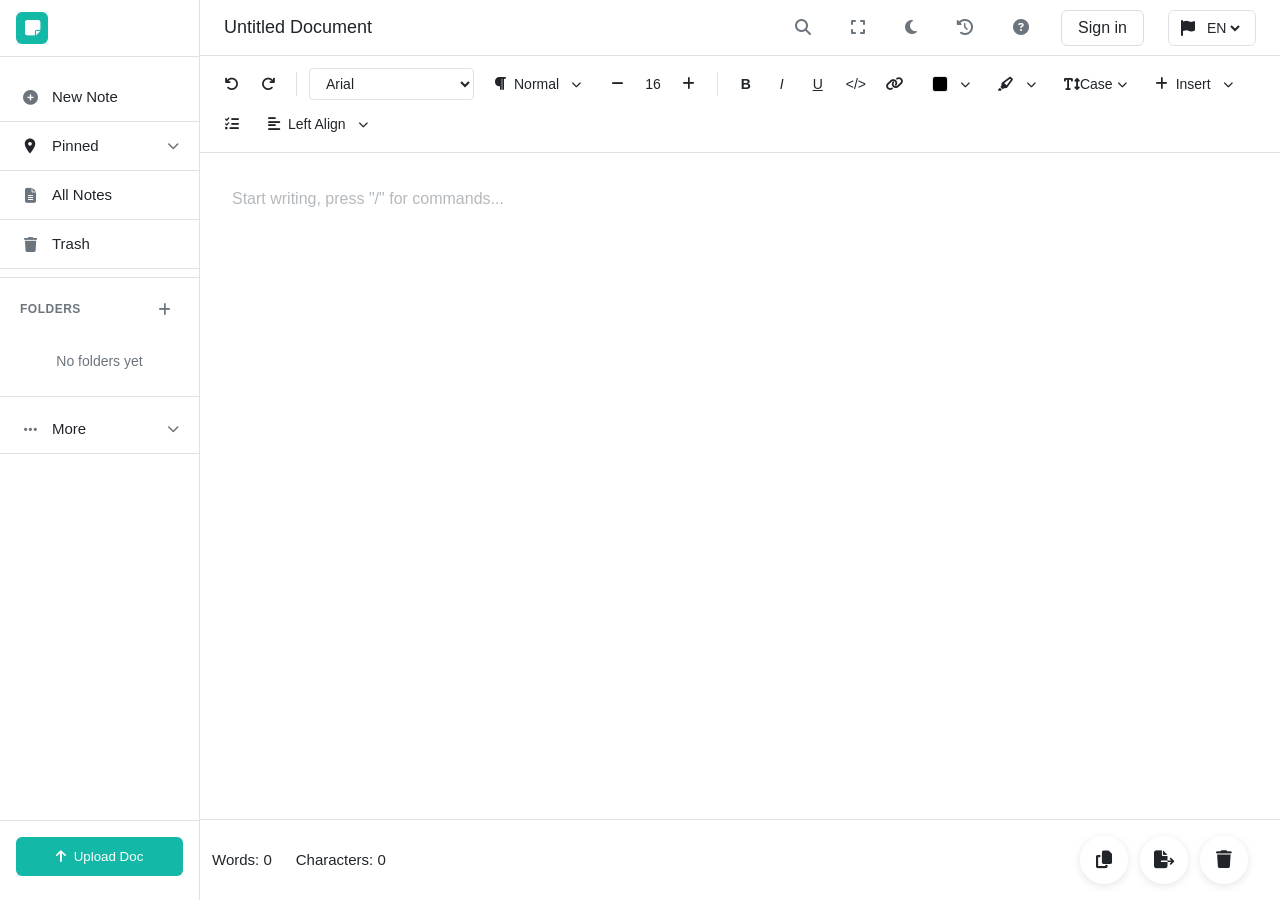
<file: index.html>
<!DOCTYPE html>
<html lang="en">
<head>
    <meta charset="UTF-8">
    <meta name="viewport" content="width=device-width, initial-scale=1.0">
    <title>Online Notepad | Online Text Editor | aNotepad</title>
    <meta name="description" content="aNotepad is a free online notepad tool for quick note taking. Write text online, save notes instantly, and access anytime from your browser.">
    <meta name="robots" content="index, follow">
    <link rel="canonical" href="https://anotepad.app/">
    
    <!-- PWA Meta Tags -->
    <meta name="theme-color" content="#6366f1">
    <meta name="apple-mobile-web-app-capable" content="yes">
    <meta name="apple-mobile-web-app-status-bar-style" content="default">
    <meta name="apple-mobile-web-app-title" content="aNotepad">
    <meta name="mobile-web-app-capable" content="yes">
    
    <!-- PWA Manifest -->
    <link rel="manifest" href="manifest.json">
    
    <!-- Apple Touch Icons -->
    <link rel="apple-touch-icon" href="icon-192x192.png">
    <link rel="icon" type="image/png" sizes="192x192" href="icon-192x192.png">
    <link rel="icon" type="image/png" sizes="512x512" href="icon-512x512.png">
    
    <!-- Load CSS -->
    <link rel="stylesheet" href="style.css">
    <link rel="stylesheet" href="https://cdnjs.cloudflare.com/ajax/libs/font-awesome/6.4.0/css/all.min.css">
    
    <!-- Google tag (gtag.js) - Load asynchronously -->
    <script async src="https://www.googletagmanager.com/gtag/js?id=G-12PNSQS749"></script>
    <script defer src="google-analytics.js"></script>
</head>
<body>
    <div class="app-container">
        <!-- Sidebar Overlay for Mobile -->
        <div class="sidebar-overlay" id="sidebarOverlay"></div>
        
        <!-- Left Sidebar -->
        <aside class="sidebar" id="sidebar">
            <div class="sidebar-logo">
                <h1 class="sr-only">aNotepad - Online Notepad and Text Editor</h1>
                <div class="logo-icon">
                    <i class="fas fa-sticky-note"></i>
                </div>
            </div>
            
            <nav class="sidebar-nav">
                <a href="#" class="nav-item" id="newNoteBtn">
                    <div class="nav-icon"><i class="fas fa-plus-circle"></i></div>
                    <span>New Note</span>
                </a>
                <div class="nav-item-dropdown" id="pinnedNotesDropdown">
                    <a href="#" class="nav-item" id="pinnedNotesBtn" data-filter="pinned">
                        <div class="nav-icon">
                            <svg class="pin-icon" width="18" height="18" viewBox="0 0 24 24" fill="none" xmlns="http://www.w3.org/2000/svg">
                                <path d="M12 2C8.13 2 5 5.13 5 9c0 5.25 7 13 7 13s7-7.75 7-13c0-3.87-3.13-7-7-7zm0 9.5c-1.38 0-2.5-1.12-2.5-2.5s1.12-2.5 2.5-2.5 2.5 1.12 2.5 2.5-1.12 2.5-2.5 2.5z" fill="currentColor"/>
                            </svg>
                        </div>
                        <span>Pinned</span>
                        <i class="fas fa-chevron-down dropdown-arrow"></i>
                    </a>
                    <div class="dropdown-menu" id="pinnedNotesMenu">
                        <div class="pinned-notes-list" id="pinnedNotesList">
                            <!-- Pinned notes will be loaded here -->
                        </div>
                    </div>
                </div>
                <a href="#" class="nav-item" id="allNotesBtn">
                    <div class="nav-icon"><i class="fas fa-file-alt"></i></div>
                    <span>All Notes</span>
                </a>
                <a href="#" class="nav-item" id="trashBtn" data-filter="trash">
                    <div class="nav-icon"><i class="fas fa-trash"></i></div>
                    <span>Trash</span>
                </a>
                <div class="nav-divider"></div>
                <div class="nav-section-header">
                    <span>Folders</span>
                    <button class="add-folder-btn" id="addFolderBtn" title="Add Folder">
                        <i class="fas fa-plus"></i>
                    </button>
                </div>
                <div id="foldersList" class="folders-list">
                    <!-- Folders will be loaded here -->
                </div>
                <div class="nav-divider"></div>
                <div class="nav-item-dropdown" id="moreDropdown">
                    <a href="#" class="nav-item" id="moreBtn">
                        <div class="nav-icon"><i class="fas fa-ellipsis-h"></i></div>
                        <span>More</span>
                        <i class="fas fa-chevron-down dropdown-arrow"></i>
                    </a>
                    <div class="dropdown-menu" id="moreMenu">
                        <a href="#" class="dropdown-item" id="aboutMenuItem">
                            <i class="fas fa-info-circle"></i>
                            <span>About</span>
                        </a>
                        <a href="#" class="dropdown-item" id="termsMenuItem">
                            <i class="fas fa-file-contract"></i>
                            <span>Terms of Use</span>
                        </a>
                        <a href="#" class="dropdown-item" id="privacyMenuItem">
                            <i class="fas fa-shield-alt"></i>
                            <span>Privacy Policy</span>
                        </a>
                        <a href="#" class="dropdown-item" id="contactMenuItem">
                            <i class="fas fa-envelope"></i>
                            <span>Contact US</span>
                        </a>
                    </div>
                </div>
            </nav>
            
            <div class="sidebar-footer">
                <button class="upload-btn" id="uploadDocBtn">
                    <i class="fas fa-arrow-up"></i>
                    Upload Doc
                </button>
            </div>
        </aside>

        <!-- Main Content Area -->
        <div class="main-area">
            <!-- Top Header -->
            <header class="top-header">
                <div class="header-left">
                    <button class="mobile-menu-toggle" id="mobileMenuToggle" aria-label="Toggle menu">
                        <i class="fas fa-bars"></i>
                    </button>
                    <input type="text" id="noteTitle" class="document-title" placeholder="Untitled Document" value="Untitled Document">
                </div>
                <div class="header-right">
                    <div class="note-meta" id="noteMeta" style="display: none;">
                        <button class="header-btn pin-btn" id="pinNoteBtn" title="Pin Note">
                            <svg class="pin-icon" width="16" height="16" viewBox="0 0 24 24" fill="none" xmlns="http://www.w3.org/2000/svg">
                                <path d="M12 2C8.13 2 5 5.13 5 9c0 5.25 7 13 7 13s7-7.75 7-13c0-3.87-3.13-7-7-7zm0 9.5c-1.38 0-2.5-1.12-2.5-2.5s1.12-2.5 2.5-2.5 2.5 1.12 2.5 2.5-1.12 2.5-2.5 2.5z" fill="currentColor"/>
                            </svg>
                        </button>
                    </div>
                    <button class="header-btn" id="findReplaceBtn" title="Find & Replace (Ctrl+F)">
                        <i class="fas fa-search"></i>
                    </button>
                    <button class="header-btn" id="fullscreenBtn" title="Full Screen">
                        <i class="fas fa-expand"></i>
                    </button>
                    <button class="header-btn" id="themeToggle" title="Toggle Theme">
                        <i class="fas fa-moon"></i>
                    </button>
                    <button class="header-btn" id="versionHistoryBtn" title="Version History">
                        <i class="fas fa-history"></i>
                    </button>
                    <button class="header-btn" id="helpBtn" title="Keyboard Shortcuts (Ctrl+?)">
                        <i class="fas fa-question-circle"></i>
                    </button>
                    <div class="user-menu-container" id="userMenuContainer" style="display: none;">
                        <button class="header-btn user-menu-btn" id="userMenuBtn" title="User Menu">
                            <i class="fas fa-user-circle"></i>
                            <span class="user-name" id="userName"></span>
                            <i class="fas fa-chevron-down"></i>
                        </button>
                        <div class="user-dropdown-menu" id="userDropdownMenu">
                            <div class="user-info">
                                <div class="user-email" id="userEmailDisplay"></div>
                            </div>
                            <div class="user-dropdown-divider"></div>
                            <button class="user-dropdown-item" id="signOutBtn">
                                <i class="fas fa-sign-out-alt"></i>
                                <span>Sign Out</span>
                            </button>
                        </div>
                    </div>
                    <button class="header-btn" id="signInBtn" title="Sign In">Sign in</button>
                    <div class="language-selector">
                        <i class="fas fa-flag"></i>
                        <select id="languageSelect">
                            <option value="en">EN</option>
                            <option value="es">ES</option>
                            <option value="fr">FR</option>
                            <option value="de">DE</option>
                        </select>
                    </div>
                </div>
            </header>

            <!-- Editor Container -->
            <div class="editor-container">
                <!-- Toolbar -->
                <div class="editor-toolbar">
                    <div class="toolbar-section">
                        <button class="toolbar-btn" data-command="undo" title="Undo">
                            <i class="fas fa-undo"></i>
                        </button>
                        <button class="toolbar-btn" data-command="redo" title="Redo">
                            <i class="fas fa-redo"></i>
                        </button>
                    </div>
                    
                    <div class="toolbar-divider"></div>
                    
                    <div class="toolbar-section">
                        <select class="toolbar-select" id="fontFamily">
                            <option value="Arial">Arial</option>
                            <option value="Times New Roman">Times New Roman</option>
                            <option value="Courier New">Courier New</option>
                            <option value="Georgia">Georgia</option>
                            <option value="Verdana">Verdana</option>
                        </select>
                    </div>
                    
                    <div class="toolbar-section">
                        <button class="toolbar-btn style-btn" id="paragraphStyleBtn" title="Paragraph Style">
                            <i class="fas fa-paragraph"></i>
                            <span>Normal</span>
                            <i class="fas fa-chevron-down"></i>
                        </button>
                    </div>
                    
                    <div class="toolbar-section">
                        <button class="toolbar-btn" data-command="fontSize" data-value="-1" title="Decrease Font Size">
                            <i class="fas fa-minus"></i>
                        </button>
                        <span class="font-size-display">16</span>
                        <button class="toolbar-btn" data-command="fontSize" data-value="1" title="Increase Font Size">
                            <i class="fas fa-plus"></i>
                        </button>
                    </div>
                    
                    <div class="toolbar-divider"></div>
                    
                    <div class="toolbar-section">
                        <button class="toolbar-btn" data-command="bold" title="Bold">
                            <strong>B</strong>
                        </button>
                        <button class="toolbar-btn" data-command="italic" title="Italic">
                            <em>I</em>
                        </button>
                        <button class="toolbar-btn" data-command="underline" title="Underline">
                            <u>U</u>
                        </button>
                        <button class="toolbar-btn" data-command="code" title="Code">
                            &lt;/&gt;
                        </button>
                        <button class="toolbar-btn" data-command="createLink" title="Link">
                            <i class="fas fa-link"></i>
                        </button>
                    </div>
                    
                    <div class="toolbar-section">
                        <button class="toolbar-btn color-btn" id="textColorBtn" title="Text Color">
                            <span class="color-indicator" style="background: #000;"></span>
                            <i class="fas fa-chevron-down"></i>
                        </button>
                        <button class="toolbar-btn color-btn" id="highlightColorBtn" title="Highlight Color">
                            <i class="fas fa-highlighter"></i>
                            <i class="fas fa-chevron-down"></i>
                        </button>
                    </div>
                    
                    <div class="toolbar-section">
                        <button class="toolbar-btn" id="caseBtn" title="Change Case">
                            <i class="fas fa-text-height"></i>
                            <span>Case</span>
                            <i class="fas fa-chevron-down"></i>
                        </button>
                    </div>
                    
                    <div class="toolbar-section">
                        <button class="toolbar-btn insert-btn" id="insertBtn" title="Insert">
                            <i class="fas fa-plus"></i>
                            Insert
                            <i class="fas fa-chevron-down"></i>
                        </button>
                    </div>
                    
                    <div class="toolbar-section">
                        <button class="toolbar-btn" id="checklistBtn" title="Insert Checklist" data-command="insertChecklist">
                            <i class="fas fa-tasks"></i>
                        </button>
                    </div>
                    
                    <div class="toolbar-section">
                        <button class="toolbar-btn align-btn" id="alignBtn" title="Text Align">
                            <i class="fas fa-align-left"></i>
                            <span>Left Align</span>
                            <i class="fas fa-chevron-down"></i>
                        </button>
                    </div>
                </div>

                <!-- Editor Wrapper -->
                <div class="editor-wrapper">
                    <div contenteditable="true" id="noteEditor" class="note-editor" spellcheck="true" data-placeholder="Start writing, press &quot;/&quot; for commands..."></div>
                </div>

                <!-- Editor Footer -->
                <div class="editor-footer">
                    <div class="word-count-display">
                        <span id="wordCount">Words: 0</span>
                        <span id="charCount">Characters: 0</span>
                    </div>
                    <div class="note-folder" id="noteFolderContainer" style="display: none;">
                        <label>Folder:</label>
                        <select id="noteFolderSelect" class="folder-select">
                            <option value="">No Folder</option>
                        </select>
                    </div>
                    <div class="editor-footer-actions">
                        <button class="footer-action-btn" id="folderToggleBtn" title="Select Folder">
                            <i class="fas fa-folder"></i>
                        </button>
                        <button class="footer-action-btn" id="duplicateBtn" title="Duplicate">
                            <i class="fas fa-copy"></i>
                        </button>
                        <div class="export-dropdown-container">
                            <button class="footer-action-btn" id="exportBtn" title="Export Note">
                                <i class="fas fa-file-export"></i>
                            </button>
                            <div class="export-dropdown-menu" id="exportDropdown">
                                <button class="export-option" data-format="pdf">
                                    <i class="fas fa-file-pdf"></i>
                                    <span>Export as PDF</span>
                                </button>
                                <button class="export-option" data-format="docx">
                                    <i class="fas fa-file-word"></i>
                                    <span>Export as DOCX</span>
                                </button>
                                <button class="export-option" data-format="txt">
                                    <i class="fas fa-file-alt"></i>
                                    <span>Export as TXT</span>
                                </button>
                            </div>
                        </div>
                        <button class="footer-action-btn" id="deleteBtn" title="Delete">
                            <i class="fas fa-trash"></i>
                        </button>
                    </div>
                </div>
            </div>
        </div>
    </div>

    <!-- Hidden file input for import -->
    <input type="file" id="importFileInput" accept=".txt,.html,.doc,.docx" style="display: none;">

    <!-- Sign In Popup Modal -->
    <div class="popup-modal" id="signInModal">
        <div class="popup-modal-overlay"></div>
        <div class="popup-modal-content">
            <div class="popup-modal-header">
                <h2 id="authModalTitle">Sign In</h2>
                <button class="popup-modal-close" id="closeSignInModal">
                    <i class="fas fa-times"></i>
                </button>
            </div>
            <div class="popup-modal-body">
                <div class="auth-content">
                    <div class="signin-logo">
                        <i class="fas fa-sticky-note"></i>
                    </div>
                    <div id="authError" class="auth-error" style="display: none; margin-bottom: 1rem; padding: 0.75rem; background: rgba(220, 53, 69, 0.1); border-radius: 6px; color: var(--danger);"></div>
                    <form id="authForm">
                        <div id="nameField" class="form-group" style="display: none; margin-bottom: 1rem;">
                            <label for="authName" style="display: block; margin-bottom: 0.5rem; font-weight: 500; color: var(--text-primary);">Name</label>
                            <input type="text" id="authName" name="name" placeholder="Enter your name" style="width: 100%; padding: 0.75rem; border: 1px solid var(--border-color); border-radius: 6px; background: var(--bg-primary); color: var(--text-primary); font-size: 1rem;">
                        </div>
                        <div class="form-group" style="margin-bottom: 1rem;">
                            <label for="authEmail" style="display: block; margin-bottom: 0.5rem; font-weight: 500; color: var(--text-primary);">Email</label>
                            <input type="email" id="authEmail" name="email" placeholder="Enter your email" required style="width: 100%; padding: 0.75rem; border: 1px solid var(--border-color); border-radius: 6px; background: var(--bg-primary); color: var(--text-primary); font-size: 1rem;">
                        </div>
                        <div class="form-group" style="margin-bottom: 1.5rem;">
                            <label for="authPassword" style="display: block; margin-bottom: 0.5rem; font-weight: 500; color: var(--text-primary);">Password</label>
                            <input type="password" id="authPassword" name="password" placeholder="Enter your password" required style="width: 100%; padding: 0.75rem; border: 1px solid var(--border-color); border-radius: 6px; background: var(--bg-primary); color: var(--text-primary); font-size: 1rem;">
                        </div>
                        <button type="submit" class="btn-auth-primary" id="authSubmitBtn" style="width: 100%; padding: 0.75rem; background: var(--primary-color); color: white; border: none; border-radius: 6px; font-size: 1rem; font-weight: 500; cursor: pointer; transition: background-color 0.2s;">
                            <span id="authSubmitText">Sign In</span>
                        </button>
                    </form>
                    <div class="auth-switch" style="margin-top: 1.5rem; text-align: center;">
                        <p style="color: var(--text-secondary); font-size: 0.9375rem;">
                            <span id="authSwitchText">Don't have an account? </span>
                            <a href="#" id="authSwitchLink" style="color: var(--primary-color); text-decoration: none; font-weight: 500;">Sign Up</a>
                        </p>
                    </div>
                </div>
            </div>
        </div>
    </div>

    <!-- Notes List Modal -->
    <div class="notes-modal" id="notesModal">
        <div class="modal-content">
            <div class="modal-header">
                <h2>All Notes</h2>
                <button class="modal-close" id="closeModal">
                    <i class="fas fa-times"></i>
                </button>
            </div>
            <div class="modal-body">
                <div class="search-box-modal">
                    <i class="fas fa-search"></i>
                    <input type="text" id="searchInput" placeholder="Search notes...">
                </div>
                <div class="notes-list" id="notesList">
                    <!-- Notes will be loaded here -->
                </div>
            </div>
        </div>
    </div>

    <!-- Find & Replace Modal -->
    <div class="notes-modal" id="findReplaceModal">
        <div class="modal-content">
            <div class="modal-header">
                <h2><i class="fas fa-search"></i> Find & Replace</h2>
                <button class="modal-close" id="closeFindReplaceModal">
                    <i class="fas fa-times"></i>
                </button>
            </div>
            <div class="modal-body">
                <div class="find-replace-form">
                    <div class="form-group">
                        <label>Find:</label>
                        <input type="text" id="findInput" placeholder="Search text...">
                    </div>
                    <div class="form-group">
                        <label>Replace with:</label>
                        <input type="text" id="replaceInput" placeholder="Replace text...">
                    </div>
                    <div class="form-options">
                        <label><input type="checkbox" id="matchCase"> Match case</label>
                        <label><input type="checkbox" id="wholeWords"> Whole words only</label>
                    </div>
                    <div class="form-actions">
                        <button class="btn-primary" id="findNextBtn">Find Next</button>
                        <button class="btn-primary" id="replaceBtn">Replace</button>
                        <button class="btn-primary" id="replaceAllBtn">Replace All</button>
                    </div>
                </div>
            </div>
        </div>
    </div>

    <!-- Folder Modal -->
    <div class="notes-modal" id="folderModal">
        <div class="modal-content">
            <div class="modal-header">
                <h2 id="folderModalTitle"><i class="fas fa-folder"></i> New Folder</h2>
                <button class="modal-close" id="closeFolderModal">
                    <i class="fas fa-times"></i>
                </button>
            </div>
            <div class="modal-body">
                <div class="form-group">
                    <label>Folder Name:</label>
                    <input type="text" id="folderNameInput" placeholder="Enter folder name...">
                </div>
                <div class="form-group">
                    <label>Color:</label>
                    <div class="color-picker" id="folderColorPicker">
                        <div class="color-option selected" data-color="#6366f1" style="background: #6366f1;"></div>
                        <div class="color-option" data-color="#8b5cf6" style="background: #8b5cf6;"></div>
                        <div class="color-option" data-color="#ec4899" style="background: #ec4899;"></div>
                        <div class="color-option" data-color="#f59e0b" style="background: #f59e0b;"></div>
                        <div class="color-option" data-color="#10b981" style="background: #10b981;"></div>
                        <div class="color-option" data-color="#3b82f6" style="background: #3b82f6;"></div>
                    </div>
                </div>
                <div class="form-actions">
                    <button class="btn-primary" id="saveFolderBtn">Save Folder</button>
                    <button class="btn-secondary" id="cancelFolderBtn">Cancel</button>
                </div>
            </div>
        </div>
    </div>

    <!-- Keyboard Shortcuts Modal -->
    <div class="notes-modal" id="shortcutsModal">
        <div class="modal-content shortcuts-modal-content">
            <div class="modal-header">
                <h2><i class="fas fa-keyboard"></i> Keyboard Shortcuts</h2>
                <button class="modal-close" id="closeShortcutsModal">
                    <i class="fas fa-times"></i>
                </button>
            </div>
            <div class="modal-body shortcuts-body">
                <div class="shortcuts-section">
                    <h3>General</h3>
                    <div class="shortcut-item">
                        <div class="shortcut-keys">
                            <kbd>Ctrl</kbd> + <kbd>S</kbd>
                            <span class="shortcut-mac"><kbd>Cmd</kbd> + <kbd>S</kbd></span>
                        </div>
                        <span class="shortcut-desc">Save Note</span>
                    </div>
                    <div class="shortcut-item">
                        <div class="shortcut-keys">
                            <kbd>Ctrl</kbd> + <kbd>N</kbd>
                            <span class="shortcut-mac"><kbd>Cmd</kbd> + <kbd>N</kbd></span>
                        </div>
                        <span class="shortcut-desc">New Note</span>
                    </div>
                    <div class="shortcut-item">
                        <div class="shortcut-keys">
                            <kbd>Ctrl</kbd> + <kbd>?</kbd>
                            <span class="shortcut-mac"><kbd>Cmd</kbd> + <kbd>?</kbd></span>
                        </div>
                        <span class="shortcut-desc">Show Shortcuts</span>
                    </div>
                    <div class="shortcut-item">
                        <div class="shortcut-keys">
                            <kbd>Ctrl</kbd> + <kbd>F</kbd>
                            <span class="shortcut-mac"><kbd>Cmd</kbd> + <kbd>F</kbd></span>
                        </div>
                        <span class="shortcut-desc">Search Notes</span>
                    </div>
                </div>

                <div class="shortcuts-section">
                    <h3>Text Formatting</h3>
                    <div class="shortcut-item">
                        <div class="shortcut-keys">
                            <kbd>Ctrl</kbd> + <kbd>B</kbd>
                            <span class="shortcut-mac"><kbd>Cmd</kbd> + <kbd>B</kbd></span>
                        </div>
                        <span class="shortcut-desc">Bold</span>
                    </div>
                    <div class="shortcut-item">
                        <div class="shortcut-keys">
                            <kbd>Ctrl</kbd> + <kbd>I</kbd>
                            <span class="shortcut-mac"><kbd>Cmd</kbd> + <kbd>I</kbd></span>
                        </div>
                        <span class="shortcut-desc">Italic</span>
                    </div>
                    <div class="shortcut-item">
                        <div class="shortcut-keys">
                            <kbd>Ctrl</kbd> + <kbd>U</kbd>
                            <span class="shortcut-mac"><kbd>Cmd</kbd> + <kbd>U</kbd></span>
                        </div>
                        <span class="shortcut-desc">Underline</span>
                    </div>
                    <div class="shortcut-item">
                        <div class="shortcut-keys">
                            <kbd>Ctrl</kbd> + <kbd>Shift</kbd> + <kbd>X</kbd>
                            <span class="shortcut-mac"><kbd>Cmd</kbd> + <kbd>Shift</kbd> + <kbd>X</kbd></span>
                        </div>
                        <span class="shortcut-desc">Strikethrough</span>
                    </div>
                </div>

                <div class="shortcuts-section">
                    <h3>Editing</h3>
                    <div class="shortcut-item">
                        <div class="shortcut-keys">
                            <kbd>Ctrl</kbd> + <kbd>Z</kbd>
                            <span class="shortcut-mac"><kbd>Cmd</kbd> + <kbd>Z</kbd></span>
                        </div>
                        <span class="shortcut-desc">Undo</span>
                    </div>
                    <div class="shortcut-item">
                        <div class="shortcut-keys">
                            <kbd>Ctrl</kbd> + <kbd>Y</kbd>
                            <span class="shortcut-mac"><kbd>Cmd</kbd> + <kbd>Shift</kbd> + <kbd>Z</kbd></span>
                        </div>
                        <span class="shortcut-desc">Redo</span>
                    </div>
                    <div class="shortcut-item">
                        <div class="shortcut-keys">
                            <kbd>Ctrl</kbd> + <kbd>A</kbd>
                            <span class="shortcut-mac"><kbd>Cmd</kbd> + <kbd>A</kbd></span>
                        </div>
                        <span class="shortcut-desc">Select All</span>
                    </div>
                    <div class="shortcut-item">
                        <div class="shortcut-keys">
                            <kbd>Ctrl</kbd> + <kbd>C</kbd>
                            <span class="shortcut-mac"><kbd>Cmd</kbd> + <kbd>C</kbd></span>
                        </div>
                        <span class="shortcut-desc">Copy</span>
                    </div>
                    <div class="shortcut-item">
                        <div class="shortcut-keys">
                            <kbd>Ctrl</kbd> + <kbd>V</kbd>
                            <span class="shortcut-mac"><kbd>Cmd</kbd> + <kbd>V</kbd></span>
                        </div>
                        <span class="shortcut-desc">Paste</span>
                    </div>
                    <div class="shortcut-item">
                        <div class="shortcut-keys">
                            <kbd>Ctrl</kbd> + <kbd>X</kbd>
                            <span class="shortcut-mac"><kbd>Cmd</kbd> + <kbd>X</kbd></span>
                        </div>
                        <span class="shortcut-desc">Cut</span>
                    </div>
                </div>

                <div class="shortcuts-section">
                    <h3>Text Alignment</h3>
                    <div class="shortcut-item">
                        <div class="shortcut-keys">
                            <kbd>Ctrl</kbd> + <kbd>Shift</kbd> + <kbd>L</kbd>
                            <span class="shortcut-mac"><kbd>Cmd</kbd> + <kbd>Shift</kbd> + <kbd>L</kbd></span>
                        </div>
                        <span class="shortcut-desc">Left Align</span>
                    </div>
                    <div class="shortcut-item">
                        <div class="shortcut-keys">
                            <kbd>Ctrl</kbd> + <kbd>Shift</kbd> + <kbd>E</kbd>
                            <span class="shortcut-mac"><kbd>Cmd</kbd> + <kbd>Shift</kbd> + <kbd>E</kbd></span>
                        </div>
                        <span class="shortcut-desc">Center Align</span>
                    </div>
                    <div class="shortcut-item">
                        <div class="shortcut-keys">
                            <kbd>Ctrl</kbd> + <kbd>Shift</kbd> + <kbd>R</kbd>
                            <span class="shortcut-mac"><kbd>Cmd</kbd> + <kbd>Shift</kbd> + <kbd>R</kbd></span>
                        </div>
                        <span class="shortcut-desc">Right Align</span>
                    </div>
                    <div class="shortcut-item">
                        <div class="shortcut-keys">
                            <kbd>Ctrl</kbd> + <kbd>Shift</kbd> + <kbd>J</kbd>
                            <span class="shortcut-mac"><kbd>Cmd</kbd> + <kbd>Shift</kbd> + <kbd>J</kbd></span>
                        </div>
                        <span class="shortcut-desc">Justify</span>
                    </div>
                </div>

                <div class="shortcuts-section">
                    <h3>Indentation</h3>
                    <div class="shortcut-item">
                        <div class="shortcut-keys">
                            <kbd>Ctrl</kbd> + <kbd>]</kbd>
                            <span class="shortcut-mac"><kbd>Cmd</kbd> + <kbd>]</kbd></span>
                        </div>
                        <span class="shortcut-desc">Indent</span>
                    </div>
                    <div class="shortcut-item">
                        <div class="shortcut-keys">
                            <kbd>Ctrl</kbd> + <kbd>[</kbd>
                            <span class="shortcut-mac"><kbd>Cmd</kbd> + <kbd>[</kbd></span>
                        </div>
                        <span class="shortcut-desc">Outdent</span>
                    </div>
                </div>

                <div class="shortcuts-section">
                    <h3>Lists</h3>
                    <div class="shortcut-item">
                        <div class="shortcut-keys">
                            <kbd>Ctrl</kbd> + <kbd>Shift</kbd> + <kbd>7</kbd>
                            <span class="shortcut-mac"><kbd>Cmd</kbd> + <kbd>Shift</kbd> + <kbd>7</kbd></span>
                        </div>
                        <span class="shortcut-desc">Numbered List</span>
                    </div>
                    <div class="shortcut-item">
                        <div class="shortcut-keys">
                            <kbd>Ctrl</kbd> + <kbd>Shift</kbd> + <kbd>8</kbd>
                            <span class="shortcut-mac"><kbd>Cmd</kbd> + <kbd>Shift</kbd> + <kbd>8</kbd></span>
                        </div>
                        <span class="shortcut-desc">Bullet List</span>
                    </div>
                </div>

                <div class="shortcuts-section">
                    <h3>Other</h3>
                    <div class="shortcut-item">
                        <div class="shortcut-keys">
                            <kbd>Ctrl</kbd> + <kbd>D</kbd>
                            <span class="shortcut-mac"><kbd>Cmd</kbd> + <kbd>D</kbd></span>
                        </div>
                        <span class="shortcut-desc">Duplicate Note</span>
                    </div>
                    <div class="shortcut-item">
                        <div class="shortcut-keys">
                            <kbd>Delete</kbd>
                        </div>
                        <span class="shortcut-desc">Delete Note</span>
                    </div>
                    <div class="shortcut-item">
                        <div class="shortcut-keys">
                            <kbd>Esc</kbd>
                        </div>
                        <span class="shortcut-desc">Close Modal</span>
                    </div>
                </div>
            </div>
        </div>
    </div>

    <!-- Version History Modal -->
    <div class="notes-modal" id="versionHistoryModal">
        <div class="modal-content">
            <div class="modal-header">
                <h2><i class="fas fa-history"></i> Version History</h2>
                <button class="modal-close" id="closeVersionHistoryModal">
                    <i class="fas fa-times"></i>
                </button>
            </div>
            <div class="modal-body">
                <div id="versionHistoryLoading" style="text-align: center; padding: 2rem; color: var(--text-secondary);">
                    <i class="fas fa-spinner fa-spin"></i> Loading versions...
                </div>
                <div id="versionHistoryEmpty" style="text-align: center; padding: 2rem; color: var(--text-secondary); display: none;">
                    <i class="fas fa-history" style="font-size: 3rem; margin-bottom: 1rem; opacity: 0.3;"></i>
                    <p>No version history available for this note.</p>
                </div>
                <div id="versionHistoryTimeline" style="display: none;">
                    <div class="version-timeline" id="versionTimelineContainer">
                        <!-- Versions will be loaded here -->
                    </div>
                </div>
            </div>
        </div>
    </div>

    <!-- Load main script asynchronously -->
    <script defer src="script.js"></script>
</body>
</html>
</file>
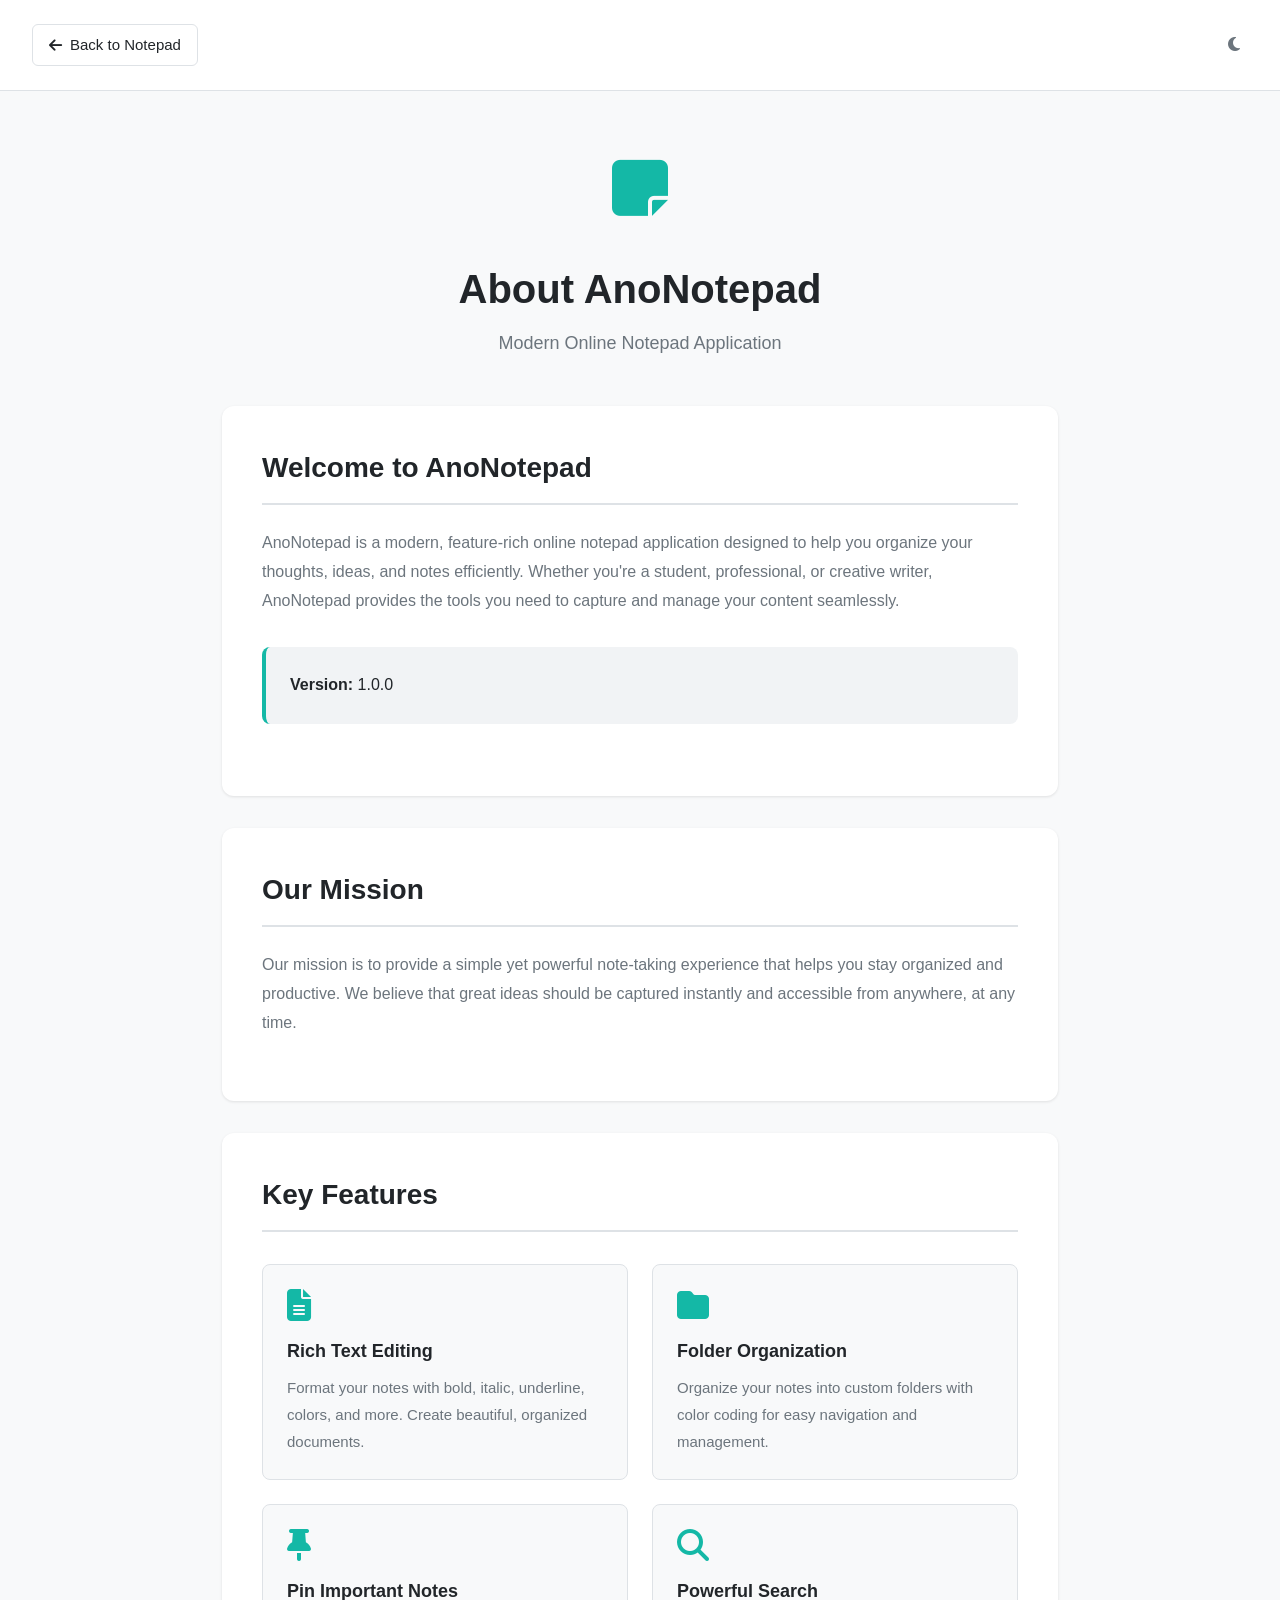
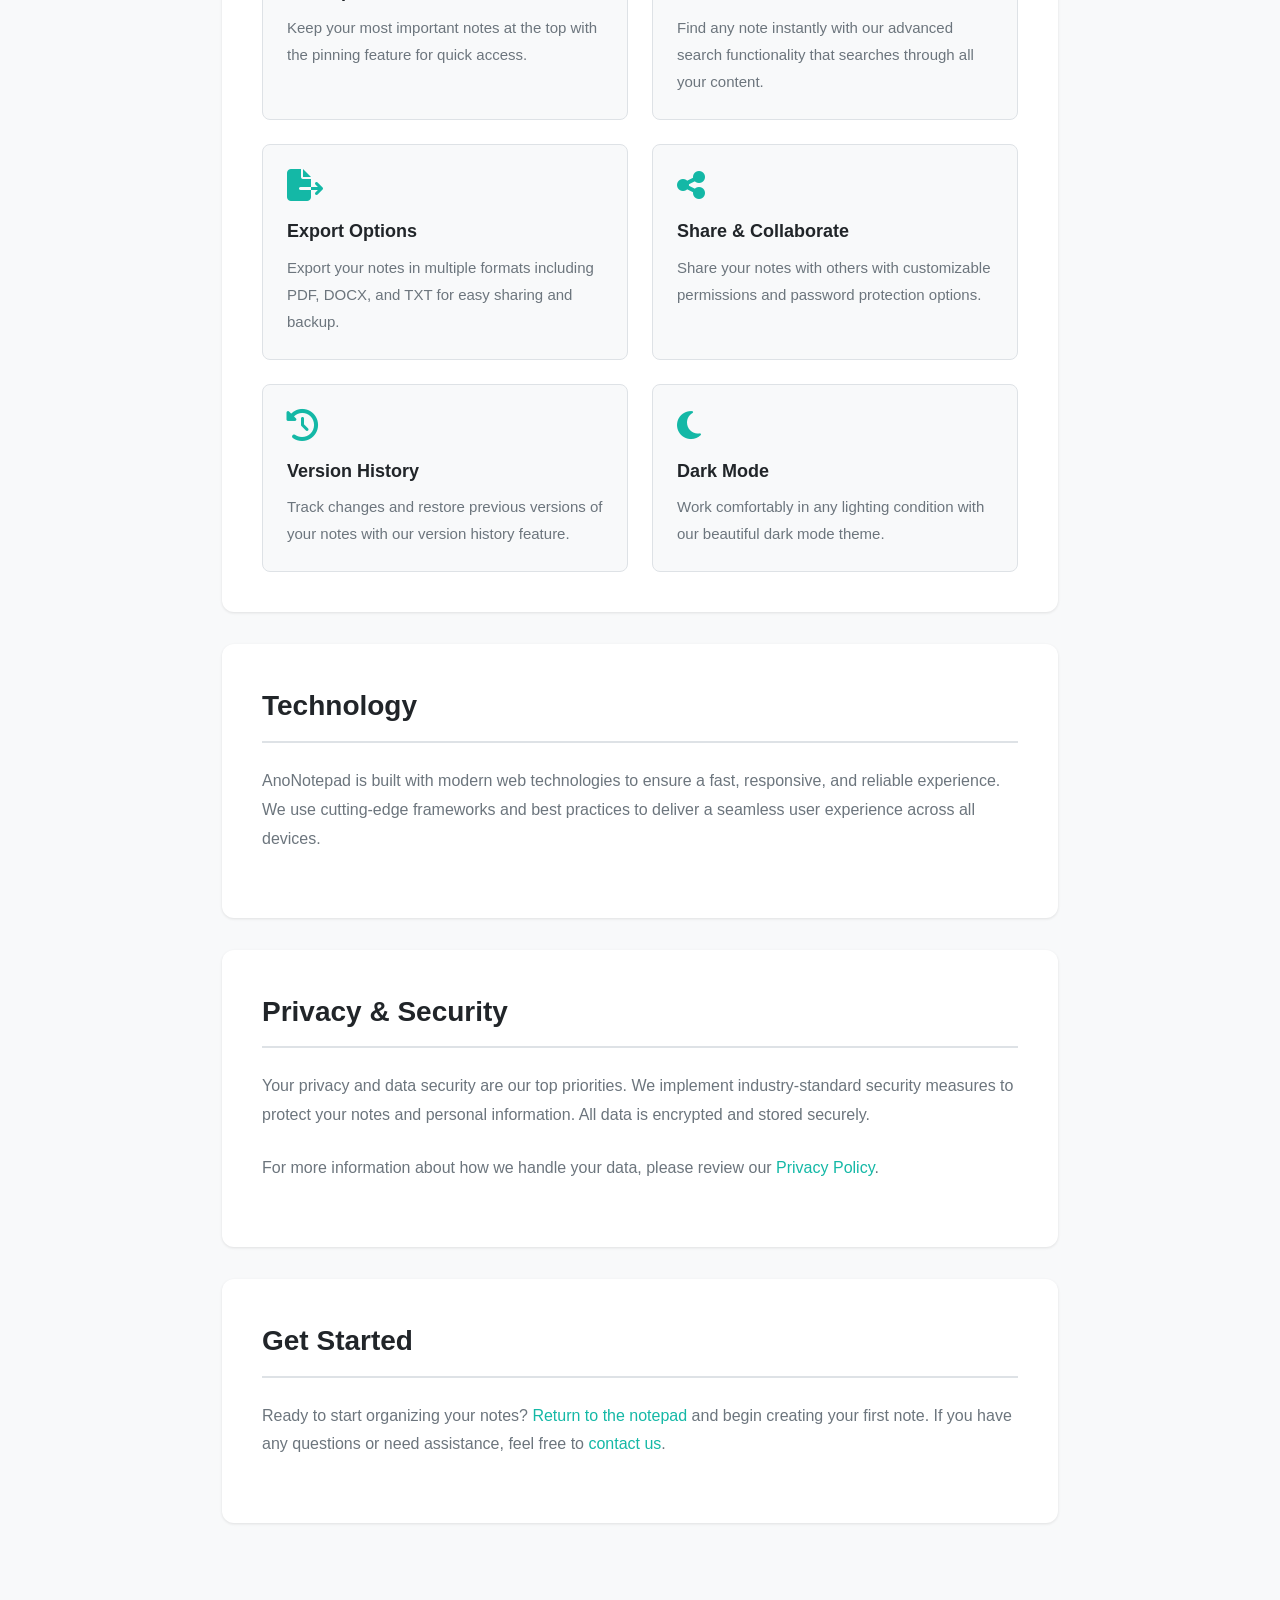
<file: about.html>
<!DOCTYPE html>
<html lang="en">
<head>
    <meta charset="UTF-8">
    <meta name="viewport" content="width=device-width, initial-scale=1.0">
    <title>About Us - AnoNotepad</title>
    <link rel="stylesheet" href="style.css">
    <link rel="stylesheet" href="https://cdnjs.cloudflare.com/ajax/libs/font-awesome/6.4.0/css/all.min.css">
    
    <!-- Google tag (gtag.js) -->
    <script async src="https://www.googletagmanager.com/gtag/js?id=G-12PNSQS749"></script>
    <script src="google-analytics.js"></script>
    <style>
        body {
            overflow: auto !important;
            overflow-x: hidden;
            height: auto;
        }
        html {
            overflow: auto !important;
            overflow-x: hidden;
            height: auto;
        }
        .page-container {
            min-height: 100vh;
            display: block;
            background: var(--bg-secondary);
        }
        .page-header {
            background: var(--bg-primary);
            border-bottom: 1px solid var(--border-color);
            padding: 1.5rem 2rem;
            display: flex;
            align-items: center;
            justify-content: space-between;
        }
        .back-btn {
            display: flex;
            align-items: center;
            gap: 0.5rem;
            padding: 0.5rem 1rem;
            background: transparent;
            border: 1px solid var(--border-color);
            border-radius: 6px;
            color: var(--text-primary);
            text-decoration: none;
            cursor: pointer;
            transition: all 0.2s;
            font-size: 0.9375rem;
        }
        .back-btn:hover {
            background: var(--hover-bg);
            border-color: var(--primary-color);
        }
        .page-content {
            max-width: 900px;
            margin: 0 auto;
            padding: 3rem 2rem;
            width: 100%;
        }
        .page-title {
            text-align: center;
            margin-bottom: 3rem;
        }
        .page-title .icon {
            font-size: 4rem;
            color: var(--primary-color);
            margin-bottom: 1rem;
        }
        .page-title h1 {
            font-size: 2.5rem;
            color: var(--text-primary);
            margin-bottom: 0.5rem;
        }
        .page-title p {
            color: var(--text-secondary);
            font-size: 1.125rem;
        }
        .content-section {
            background: var(--bg-primary);
            border-radius: 12px;
            padding: 2.5rem;
            margin-bottom: 2rem;
            box-shadow: var(--shadow);
        }
        .content-section h2 {
            color: var(--text-primary);
            font-size: 1.75rem;
            margin-bottom: 1.5rem;
            padding-bottom: 0.75rem;
            border-bottom: 2px solid var(--border-color);
        }
        .content-section h3 {
            color: var(--text-primary);
            font-size: 1.25rem;
            margin-top: 2rem;
            margin-bottom: 1rem;
        }
        .content-section p {
            color: var(--text-secondary);
            line-height: 1.8;
            margin-bottom: 1.5rem;
            font-size: 1rem;
        }
        .content-section ul {
            color: var(--text-secondary);
            line-height: 1.8;
            margin-bottom: 1.5rem;
            padding-left: 2rem;
        }
        .content-section li {
            margin-bottom: 0.75rem;
        }
        .feature-grid {
            display: grid;
            grid-template-columns: repeat(auto-fit, minmax(250px, 1fr));
            gap: 1.5rem;
            margin-top: 2rem;
        }
        .feature-card {
            background: var(--bg-secondary);
            padding: 1.5rem;
            border-radius: 8px;
            border: 1px solid var(--border-color);
        }
        .feature-card i {
            font-size: 2rem;
            color: var(--primary-color);
            margin-bottom: 1rem;
        }
        .feature-card h4 {
            color: var(--text-primary);
            font-size: 1.125rem;
            margin-bottom: 0.5rem;
        }
        .feature-card p {
            color: var(--text-secondary);
            font-size: 0.9375rem;
            margin: 0;
        }
        .info-box {
            background: var(--bg-tertiary);
            padding: 1.5rem;
            border-radius: 8px;
            border-left: 4px solid var(--primary-color);
            margin: 2rem 0;
        }
        .info-box p {
            margin: 0;
            color: var(--text-primary);
        }
        @media (max-width: 768px) {
            .page-content {
                padding: 2rem 1rem;
            }
            .content-section {
                padding: 1.5rem;
            }
            .page-title h1 {
                font-size: 2rem;
            }
            .feature-grid {
                grid-template-columns: 1fr;
            }
        }
    </style>
</head>
<body>
    <div class="page-container">
        <header class="page-header">
            <a href="index.html" class="back-btn">
                <i class="fas fa-arrow-left"></i>
                <span>Back to Notepad</span>
            </a>
            <button class="header-btn" id="themeToggle" title="Toggle Theme">
                <i class="fas fa-moon"></i>
            </button>
        </header>
        
        <main class="page-content">
            <div class="page-title">
                <div class="icon">
                    <i class="fas fa-sticky-note"></i>
                </div>
                <h1>About AnoNotepad</h1>
                <p>Modern Online Notepad Application</p>
            </div>
            
            <div class="content-section">
                <h2>Welcome to AnoNotepad</h2>
                <p>
                    AnoNotepad is a modern, feature-rich online notepad application designed to help you 
                    organize your thoughts, ideas, and notes efficiently. Whether you're a student, professional, 
                    or creative writer, AnoNotepad provides the tools you need to capture and manage your content 
                    seamlessly.
                </p>
                <div class="info-box">
                    <p><strong>Version:</strong> 1.0.0</p>
                </div>
            </div>
            
            <div class="content-section">
                <h2>Our Mission</h2>
                <p>
                    Our mission is to provide a simple yet powerful note-taking experience that helps you 
                    stay organized and productive. We believe that great ideas should be captured instantly 
                    and accessible from anywhere, at any time.
                </p>
            </div>
            
            <div class="content-section">
                <h2>Key Features</h2>
                <div class="feature-grid">
                    <div class="feature-card">
                        <i class="fas fa-file-alt"></i>
                        <h4>Rich Text Editing</h4>
                        <p>Format your notes with bold, italic, underline, colors, and more. Create beautiful, organized documents.</p>
                    </div>
                    <div class="feature-card">
                        <i class="fas fa-folder"></i>
                        <h4>Folder Organization</h4>
                        <p>Organize your notes into custom folders with color coding for easy navigation and management.</p>
                    </div>
                    <div class="feature-card">
                        <i class="fas fa-thumbtack"></i>
                        <h4>Pin Important Notes</h4>
                        <p>Keep your most important notes at the top with the pinning feature for quick access.</p>
                    </div>
                    <div class="feature-card">
                        <i class="fas fa-search"></i>
                        <h4>Powerful Search</h4>
                        <p>Find any note instantly with our advanced search functionality that searches through all your content.</p>
                    </div>
                    <div class="feature-card">
                        <i class="fas fa-file-export"></i>
                        <h4>Export Options</h4>
                        <p>Export your notes in multiple formats including PDF, DOCX, and TXT for easy sharing and backup.</p>
                    </div>
                    <div class="feature-card">
                        <i class="fas fa-share-alt"></i>
                        <h4>Share & Collaborate</h4>
                        <p>Share your notes with others with customizable permissions and password protection options.</p>
                    </div>
                    <div class="feature-card">
                        <i class="fas fa-history"></i>
                        <h4>Version History</h4>
                        <p>Track changes and restore previous versions of your notes with our version history feature.</p>
                    </div>
                    <div class="feature-card">
                        <i class="fas fa-moon"></i>
                        <h4>Dark Mode</h4>
                        <p>Work comfortably in any lighting condition with our beautiful dark mode theme.</p>
                    </div>
                </div>
            </div>
            
            <div class="content-section">
                <h2>Technology</h2>
                <p>
                    AnoNotepad is built with modern web technologies to ensure a fast, responsive, and 
                    reliable experience. We use cutting-edge frameworks and best practices to deliver 
                    a seamless user experience across all devices.
                </p>
            </div>
            
            <div class="content-section">
                <h2>Privacy & Security</h2>
                <p>
                    Your privacy and data security are our top priorities. We implement industry-standard 
                    security measures to protect your notes and personal information. All data is encrypted 
                    and stored securely.
                </p>
                <p>
                    For more information about how we handle your data, please review our 
                    <a href="privacy.html" style="color: var(--primary-color); text-decoration: none;">Privacy Policy</a>.
                </p>
            </div>
            
            <div class="content-section">
                <h2>Get Started</h2>
                <p>
                    Ready to start organizing your notes? <a href="index.html" style="color: var(--primary-color); text-decoration: none;">Return to the notepad</a> 
                    and begin creating your first note. If you have any questions or need assistance, 
                    feel free to <a href="contact.html" style="color: var(--primary-color); text-decoration: none;">contact us</a>.
                </p>
            </div>
        </main>
    </div>
    
    <script>
        // Theme toggle functionality
        const themeToggle = document.getElementById('themeToggle');
        const html = document.documentElement;
        
        // Check for saved theme preference or default to light mode
        const currentTheme = localStorage.getItem('theme') || 'light';
        html.setAttribute('data-theme', currentTheme);
        updateThemeIcon(currentTheme);
        
        themeToggle.addEventListener('click', () => {
            const currentTheme = html.getAttribute('data-theme');
            const newTheme = currentTheme === 'dark' ? 'light' : 'dark';
            html.setAttribute('data-theme', newTheme);
            localStorage.setItem('theme', newTheme);
            updateThemeIcon(newTheme);
        });
        
        function updateThemeIcon(theme) {
            const icon = themeToggle.querySelector('i');
            icon.className = theme === 'dark' ? 'fas fa-sun' : 'fas fa-moon';
        }
    </script>
</body>
</html>
</file>
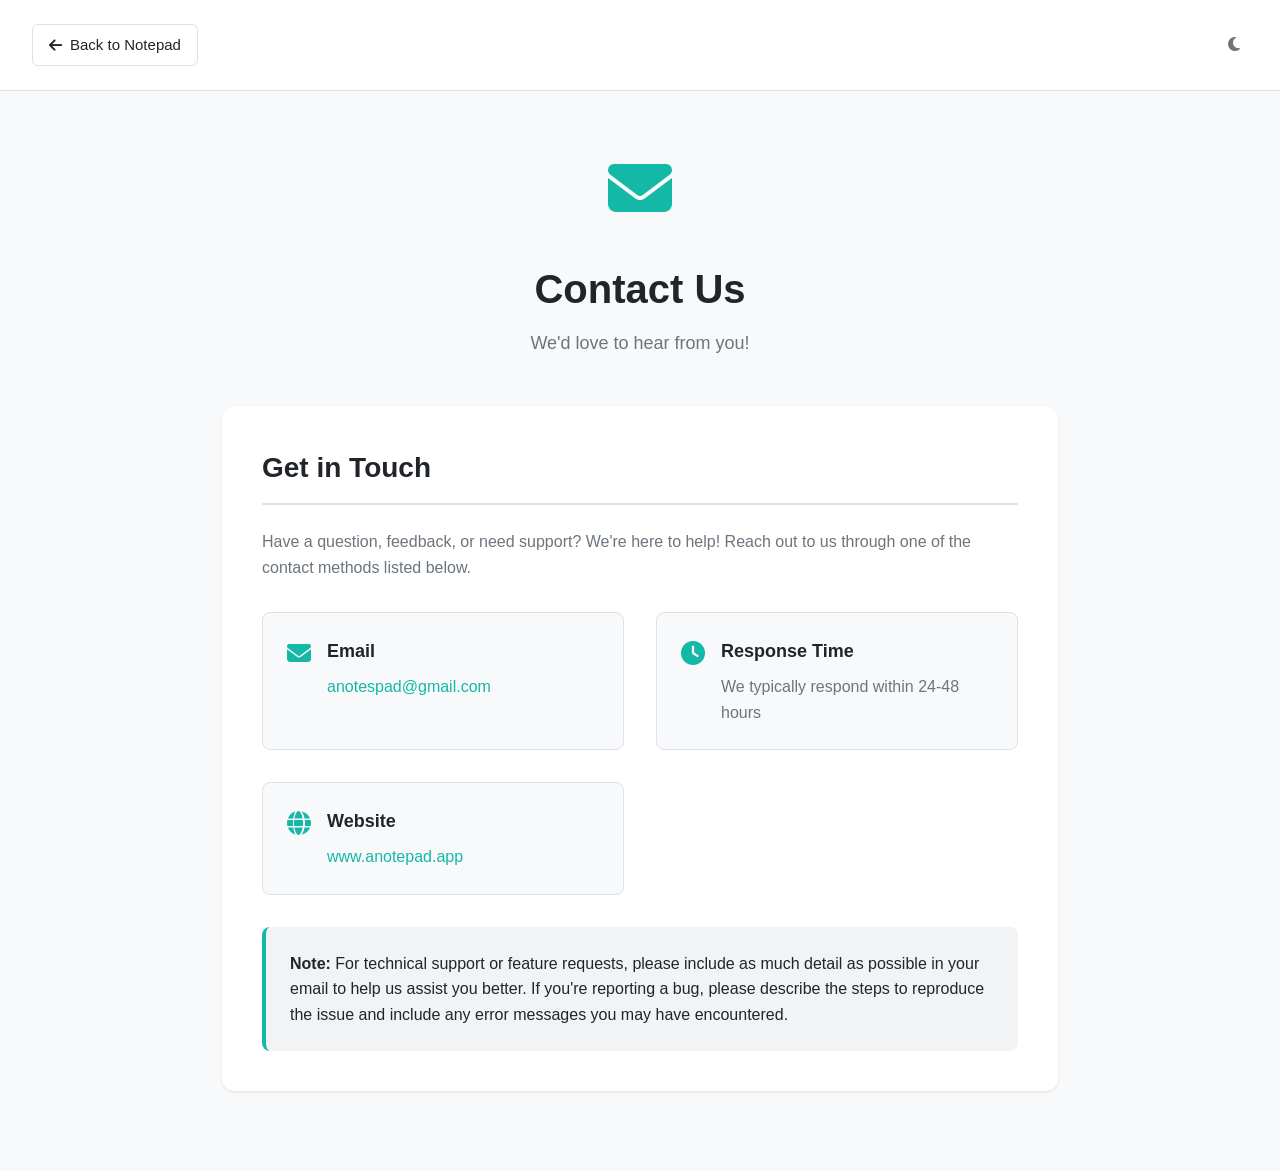
<file: contact.html>
<!DOCTYPE html>
<html lang="en">
<head>
    <meta charset="UTF-8">
    <meta name="viewport" content="width=device-width, initial-scale=1.0">
    <title>Contact Us - AnoNotepad</title>
    <link rel="stylesheet" href="style.css">
    <link rel="stylesheet" href="https://cdnjs.cloudflare.com/ajax/libs/font-awesome/6.4.0/css/all.min.css">
    
    <!-- Google tag (gtag.js) -->
    <script async src="https://www.googletagmanager.com/gtag/js?id=G-12PNSQS749"></script>
    <script src="google-analytics.js"></script>
    <style>
        body {
            overflow: auto !important;
            overflow-x: hidden;
            height: auto;
        }
        html {
            overflow: auto !important;
            overflow-x: hidden;
            height: auto;
        }
        .page-container {
            min-height: 100vh;
            display: block;
            background: var(--bg-secondary);
        }
        .page-header {
            background: var(--bg-primary);
            border-bottom: 1px solid var(--border-color);
            padding: 1.5rem 2rem;
            display: flex;
            align-items: center;
            justify-content: space-between;
        }
        .back-btn {
            display: flex;
            align-items: center;
            gap: 0.5rem;
            padding: 0.5rem 1rem;
            background: transparent;
            border: 1px solid var(--border-color);
            border-radius: 6px;
            color: var(--text-primary);
            text-decoration: none;
            cursor: pointer;
            transition: all 0.2s;
            font-size: 0.9375rem;
        }
        .back-btn:hover {
            background: var(--hover-bg);
            border-color: var(--primary-color);
        }
        .page-content {
            max-width: 900px;
            margin: 0 auto;
            padding: 3rem 2rem;
            width: 100%;
        }
        .page-title {
            text-align: center;
            margin-bottom: 3rem;
        }
        .page-title .icon {
            font-size: 4rem;
            color: var(--primary-color);
            margin-bottom: 1rem;
        }
        .page-title h1 {
            font-size: 2.5rem;
            color: var(--text-primary);
            margin-bottom: 0.5rem;
        }
        .page-title p {
            color: var(--text-secondary);
            font-size: 1.125rem;
        }
        .content-section {
            background: var(--bg-primary);
            border-radius: 12px;
            padding: 2.5rem;
            margin-bottom: 2rem;
            box-shadow: var(--shadow);
        }
        .content-section h2 {
            color: var(--text-primary);
            font-size: 1.75rem;
            margin-bottom: 1.5rem;
            padding-bottom: 0.75rem;
            border-bottom: 2px solid var(--border-color);
        }
        .contact-grid {
            display: grid;
            grid-template-columns: repeat(auto-fit, minmax(300px, 1fr));
            gap: 2rem;
            margin-bottom: 2rem;
        }
        .contact-info {
            display: flex;
            flex-direction: column;
            gap: 1.5rem;
        }
        .contact-item {
            display: flex;
            align-items: flex-start;
            gap: 1rem;
            padding: 1.5rem;
            background: var(--bg-secondary);
            border-radius: 8px;
            border: 1px solid var(--border-color);
        }
        .contact-item i {
            font-size: 1.5rem;
            color: var(--primary-color);
            margin-top: 0.25rem;
        }
        .contact-item-content h4 {
            color: var(--text-primary);
            font-size: 1.125rem;
            margin-bottom: 0.5rem;
        }
        .contact-item-content p {
            color: var(--text-secondary);
            margin: 0;
            line-height: 1.6;
        }
        .contact-item-content a {
            color: var(--primary-color);
            text-decoration: none;
        }
        .contact-item-content a:hover {
            text-decoration: underline;
        }
        .info-box {
            background: var(--bg-tertiary);
            padding: 1.5rem;
            border-radius: 8px;
            border-left: 4px solid var(--primary-color);
            margin-top: 2rem;
        }
        .info-box p {
            margin: 0;
            color: var(--text-primary);
            line-height: 1.6;
        }
        @media (max-width: 768px) {
            .page-content {
                padding: 2rem 1rem;
            }
            .content-section {
                padding: 1.5rem;
            }
            .page-title h1 {
                font-size: 2rem;
            }
            .contact-grid {
                grid-template-columns: 1fr;
            }
        }
    </style>
</head>
<body>
    <div class="page-container">
        <header class="page-header">
            <a href="index.html" class="back-btn">
                <i class="fas fa-arrow-left"></i>
                <span>Back to Notepad</span>
            </a>
            <button class="header-btn" id="themeToggle" title="Toggle Theme">
                <i class="fas fa-moon"></i>
            </button>
        </header>
        
        <main class="page-content">
            <div class="page-title">
                <div class="icon">
                    <i class="fas fa-envelope"></i>
                </div>
                <h1>Contact Us</h1>
                <p>We'd love to hear from you!</p>
            </div>
            
            <div class="content-section">
                <h2>Get in Touch</h2>
                <p style="color: var(--text-secondary); margin-bottom: 2rem;">
                    Have a question, feedback, or need support? We're here to help! Reach out to us through 
                    one of the contact methods listed below.
                </p>
                
                <div class="contact-grid">
                    <div class="contact-item">
                        <i class="fas fa-envelope"></i>
                        <div class="contact-item-content">
                            <h4>Email</h4>
                            <p>
                                <a href="mailto:anotespad@gmail.com">anotespad@gmail.com</a>
                            </p>
                        </div>
                    </div>
                    
                    <div class="contact-item">
                        <i class="fas fa-clock"></i>
                        <div class="contact-item-content">
                            <h4>Response Time</h4>
                            <p>We typically respond within 24-48 hours</p>
                        </div>
                    </div>
                    
                    <div class="contact-item">
                        <i class="fas fa-globe"></i>
                        <div class="contact-item-content">
                            <h4>Website</h4>
                            <p>
                                <a href="https://anotepad.app" target="_blank">www.anotepad.app</a>
                            </p>
                        </div>
                    </div>
                </div>
                
                <div class="info-box">
                    <p>
                        <strong>Note:</strong> For technical support or feature requests, please include as much 
                        detail as possible in your email to help us assist you better. If you're reporting a bug, 
                        please describe the steps to reproduce the issue and include any error messages you may 
                        have encountered.
                    </p>
                </div>
            </div>
        </main>
    </div>
    
    <script>
        // Theme toggle functionality
        const themeToggle = document.getElementById('themeToggle');
        const html = document.documentElement;
        
        // Check for saved theme preference or default to light mode
        const currentTheme = localStorage.getItem('theme') || 'light';
        html.setAttribute('data-theme', currentTheme);
        updateThemeIcon(currentTheme);
        
        themeToggle.addEventListener('click', () => {
            const currentTheme = html.getAttribute('data-theme');
            const newTheme = currentTheme === 'dark' ? 'light' : 'dark';
            html.setAttribute('data-theme', newTheme);
            localStorage.setItem('theme', newTheme);
            updateThemeIcon(newTheme);
        });
        
        function updateThemeIcon(theme) {
            const icon = themeToggle.querySelector('i');
            icon.className = theme === 'dark' ? 'fas fa-sun' : 'fas fa-moon';
        }
    </script>
</body>
</html>
</file>
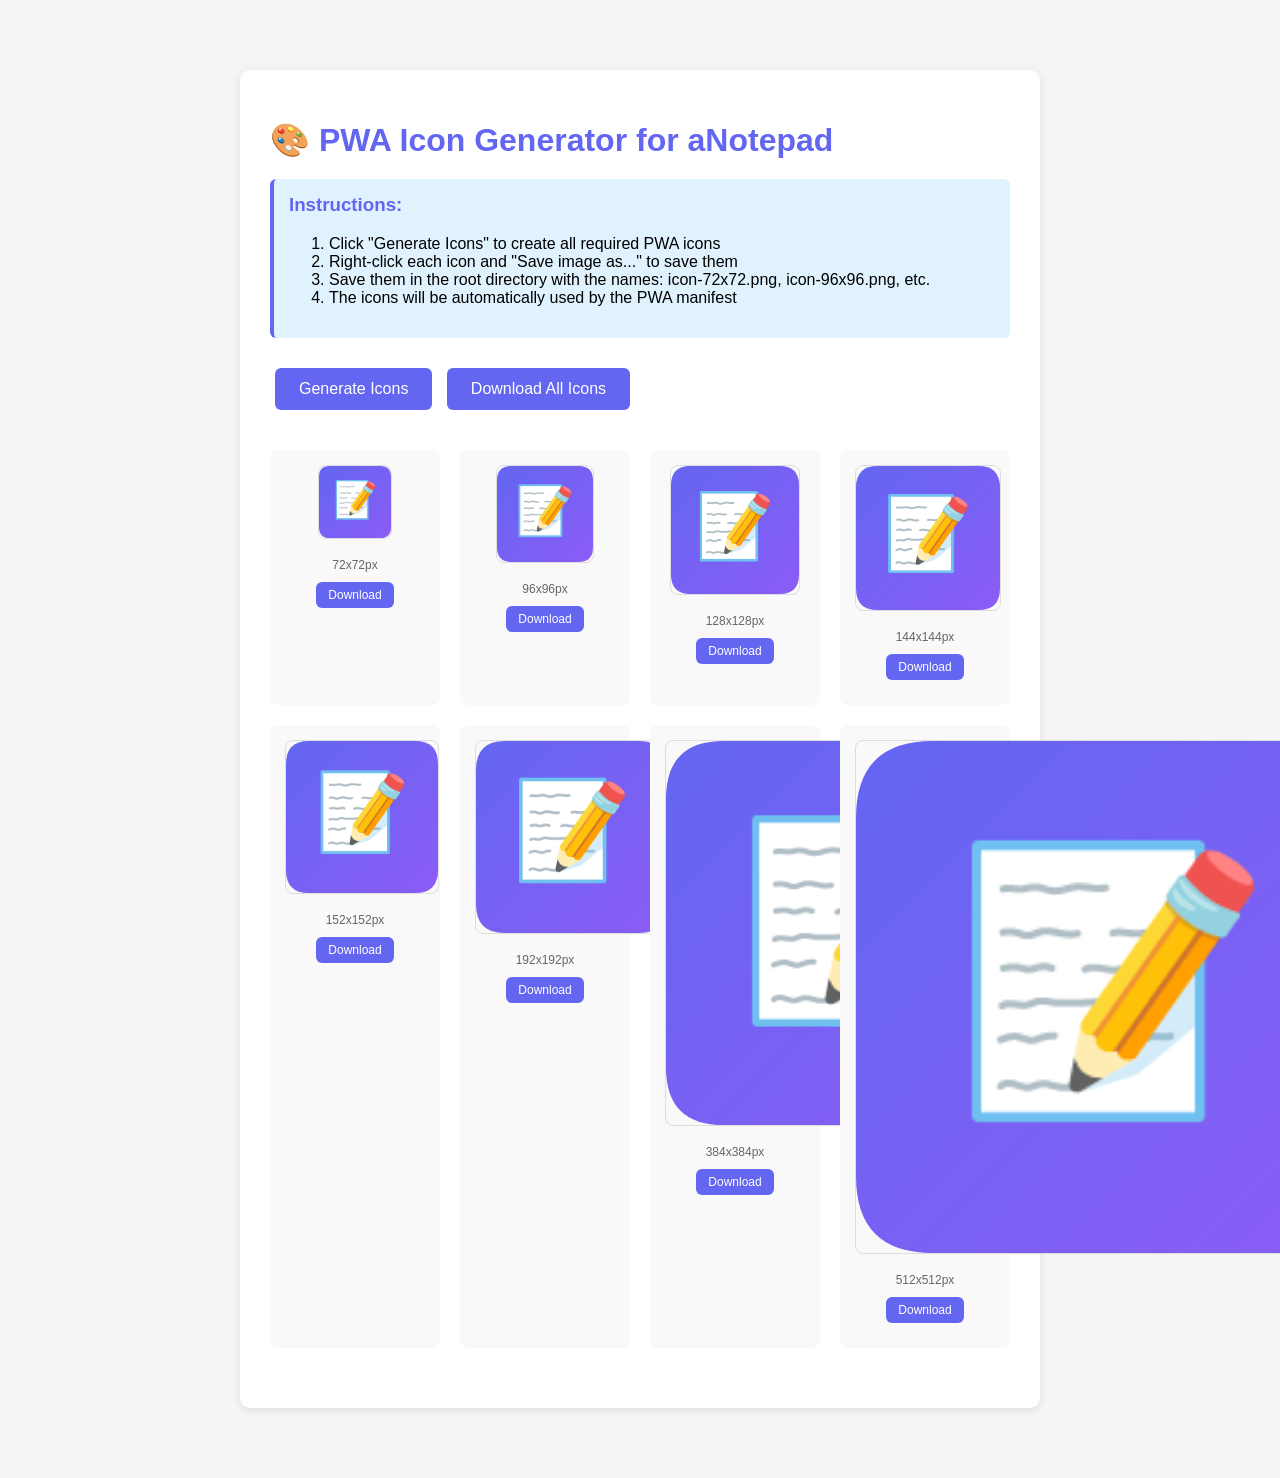
<file: icon-generator.html>
<!DOCTYPE html>
<html lang="en">
<head>
    <meta charset="UTF-8">
    <meta name="viewport" content="width=device-width, initial-scale=1.0">
    <title>PWA Icon Generator - aNotepad</title>
    <style>
        body {
            font-family: Arial, sans-serif;
            max-width: 800px;
            margin: 50px auto;
            padding: 20px;
            background: #f5f5f5;
        }
        .container {
            background: white;
            padding: 30px;
            border-radius: 10px;
            box-shadow: 0 2px 10px rgba(0,0,0,0.1);
        }
        h1 {
            color: #6366f1;
            margin-bottom: 20px;
        }
        .icon-preview {
            display: grid;
            grid-template-columns: repeat(auto-fit, minmax(150px, 1fr));
            gap: 20px;
            margin: 30px 0;
        }
        .icon-item {
            text-align: center;
            padding: 15px;
            background: #f9f9f9;
            border-radius: 8px;
        }
        .icon-item canvas {
            border: 1px solid #ddd;
            border-radius: 8px;
            margin-bottom: 10px;
        }
        .icon-item label {
            display: block;
            font-size: 12px;
            color: #666;
            margin-top: 5px;
        }
        button {
            background: #6366f1;
            color: white;
            border: none;
            padding: 12px 24px;
            border-radius: 6px;
            cursor: pointer;
            font-size: 16px;
            margin: 10px 5px;
        }
        button:hover {
            background: #4f46e5;
        }
        .instructions {
            background: #e0f2fe;
            padding: 15px;
            border-radius: 6px;
            margin: 20px 0;
            border-left: 4px solid #6366f1;
        }
        .instructions h3 {
            margin-top: 0;
            color: #6366f1;
        }
    </style>
</head>
<body>
    <div class="container">
        <h1>🎨 PWA Icon Generator for aNotepad</h1>
        
        <div class="instructions">
            <h3>Instructions:</h3>
            <ol>
                <li>Click "Generate Icons" to create all required PWA icons</li>
                <li>Right-click each icon and "Save image as..." to save them</li>
                <li>Save them in the root directory with the names: icon-72x72.png, icon-96x96.png, etc.</li>
                <li>The icons will be automatically used by the PWA manifest</li>
            </ol>
        </div>
        
        <button onclick="generateIcons()">Generate Icons</button>
        <button onclick="downloadAll()">Download All Icons</button>
        
        <div class="icon-preview" id="iconPreview"></div>
    </div>

    <script>
        const sizes = [72, 96, 128, 144, 152, 192, 384, 512];
        const canvases = {};

        function generateIcons() {
            const preview = document.getElementById('iconPreview');
            preview.innerHTML = '';

            sizes.forEach(size => {
                const canvas = document.createElement('canvas');
                canvas.width = size;
                canvas.height = size;
                canvas.id = `icon-${size}`;
                
                const ctx = canvas.getContext('2d');
                
                // Draw background with gradient
                const gradient = ctx.createLinearGradient(0, 0, size, size);
                gradient.addColorStop(0, '#6366f1');
                gradient.addColorStop(1, '#8b5cf6');
                ctx.fillStyle = gradient;
                ctx.fillRect(0, 0, size, size);
                
                // Draw rounded corners
                ctx.globalCompositeOperation = 'destination-in';
                ctx.beginPath();
                const radius = size * 0.15;
                ctx.moveTo(radius, 0);
                ctx.lineTo(size - radius, 0);
                ctx.quadraticCurveTo(size, 0, size, radius);
                ctx.lineTo(size, size - radius);
                ctx.quadraticCurveTo(size, size, size - radius, size);
                ctx.lineTo(radius, size);
                ctx.quadraticCurveTo(0, size, 0, size - radius);
                ctx.lineTo(0, radius);
                ctx.quadraticCurveTo(0, 0, radius, 0);
                ctx.closePath();
                ctx.fill();
                
                // Reset composite operation
                ctx.globalCompositeOperation = 'source-over';
                
                // Draw sticky note icon
                ctx.fillStyle = 'white';
                ctx.font = `bold ${size * 0.5}px Arial`;
                ctx.textAlign = 'center';
                ctx.textBaseline = 'middle';
                ctx.fillText('📝', size / 2, size / 2);
                
                // Alternative: Draw a simple note icon using shapes
                // ctx.strokeStyle = 'white';
                // ctx.lineWidth = size * 0.05;
                // ctx.beginPath();
                // ctx.moveTo(size * 0.2, size * 0.2);
                // ctx.lineTo(size * 0.8, size * 0.2);
                // ctx.lineTo(size * 0.8, size * 0.7);
                // ctx.lineTo(size * 0.5, size * 0.85);
                // ctx.lineTo(size * 0.2, size * 0.7);
                // ctx.closePath();
                // ctx.stroke();
                // ctx.fill();
                
                canvases[size] = canvas;
                
                const item = document.createElement('div');
                item.className = 'icon-item';
                item.appendChild(canvas);
                item.appendChild(document.createElement('label')).textContent = `${size}x${size}px`;
                
                const downloadBtn = document.createElement('button');
                downloadBtn.textContent = 'Download';
                downloadBtn.style.fontSize = '12px';
                downloadBtn.style.padding = '6px 12px';
                downloadBtn.onclick = () => downloadIcon(size);
                item.appendChild(downloadBtn);
                
                preview.appendChild(item);
            });
        }

        function downloadIcon(size) {
            const canvas = canvases[size];
            if (!canvas) return;
            
            canvas.toBlob((blob) => {
                const url = URL.createObjectURL(blob);
                const a = document.createElement('a');
                a.href = url;
                a.download = `icon-${size}x${size}.png`;
                a.click();
                URL.revokeObjectURL(url);
            });
        }

        function downloadAll() {
            sizes.forEach((size, index) => {
                setTimeout(() => {
                    downloadIcon(size);
                }, index * 200);
            });
        }

        // Auto-generate on load
        window.addEventListener('load', generateIcons);
    </script>
</body>
</html>
</file>
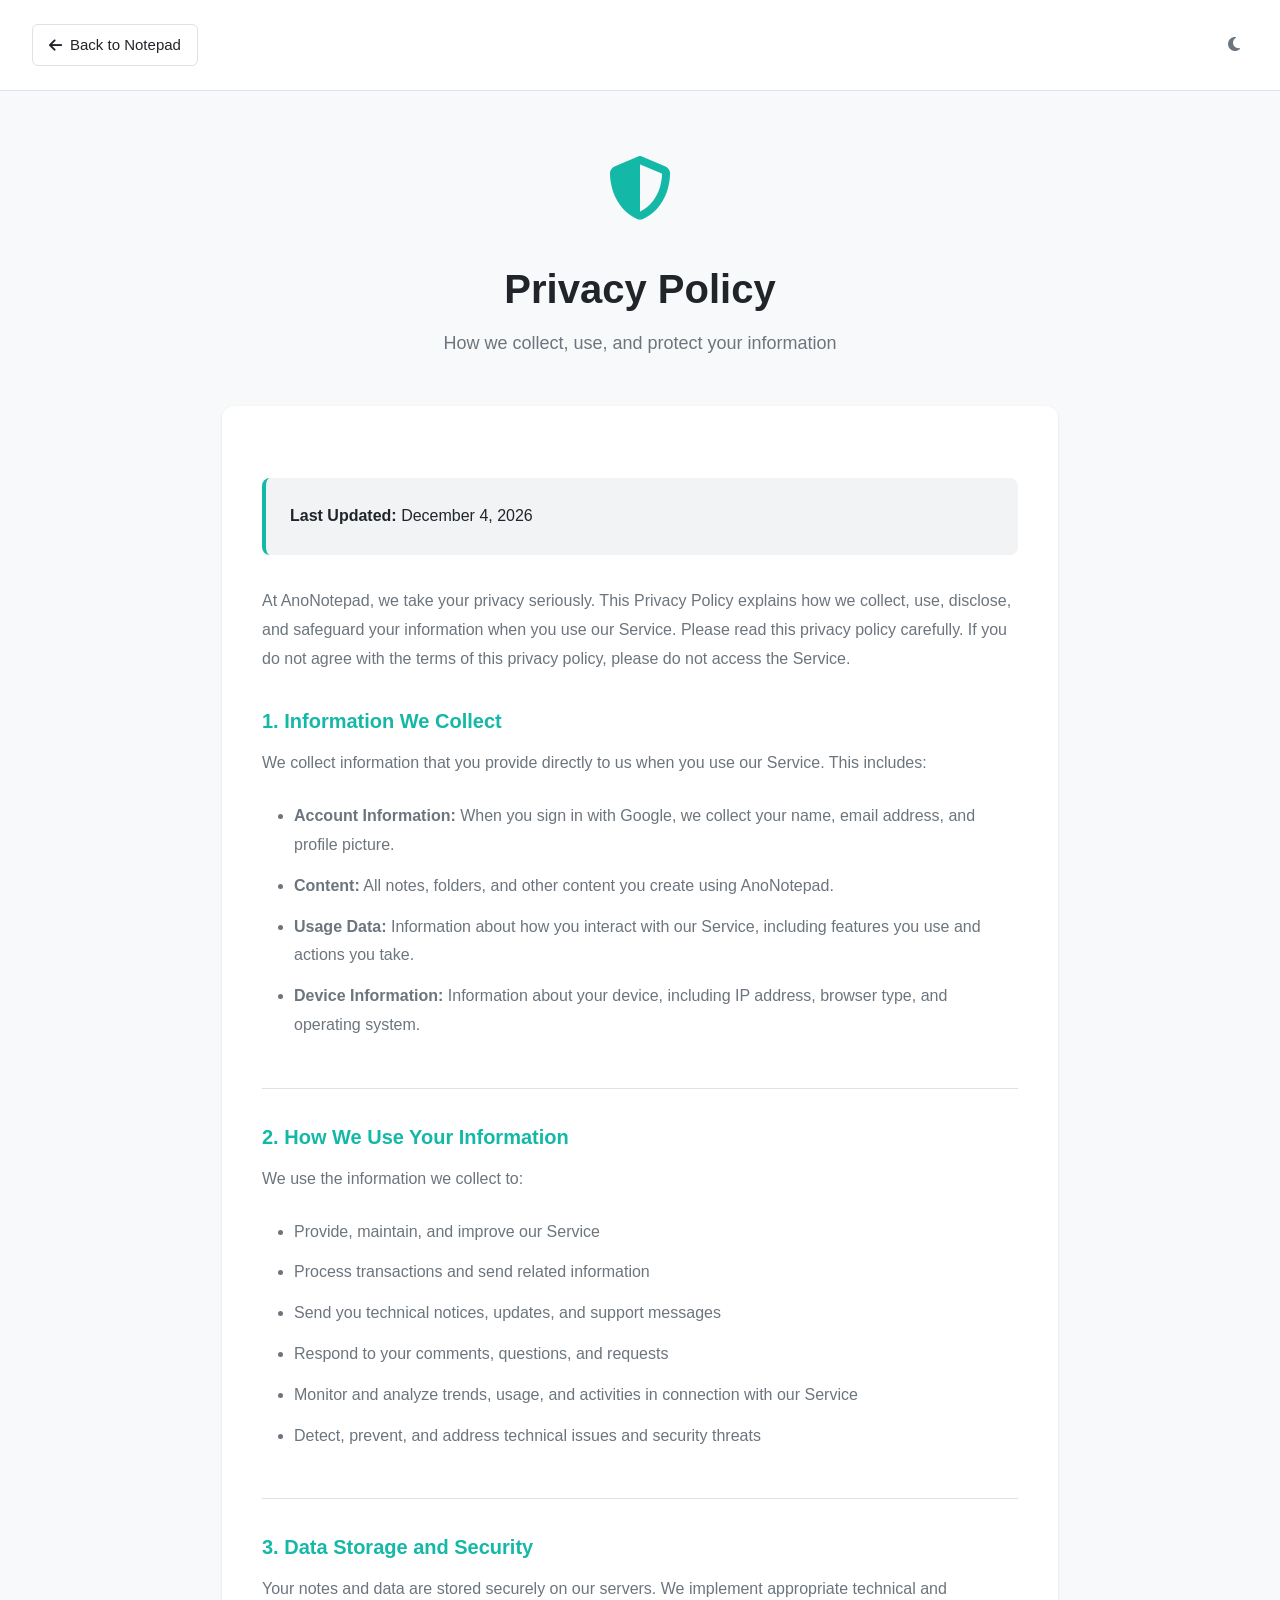
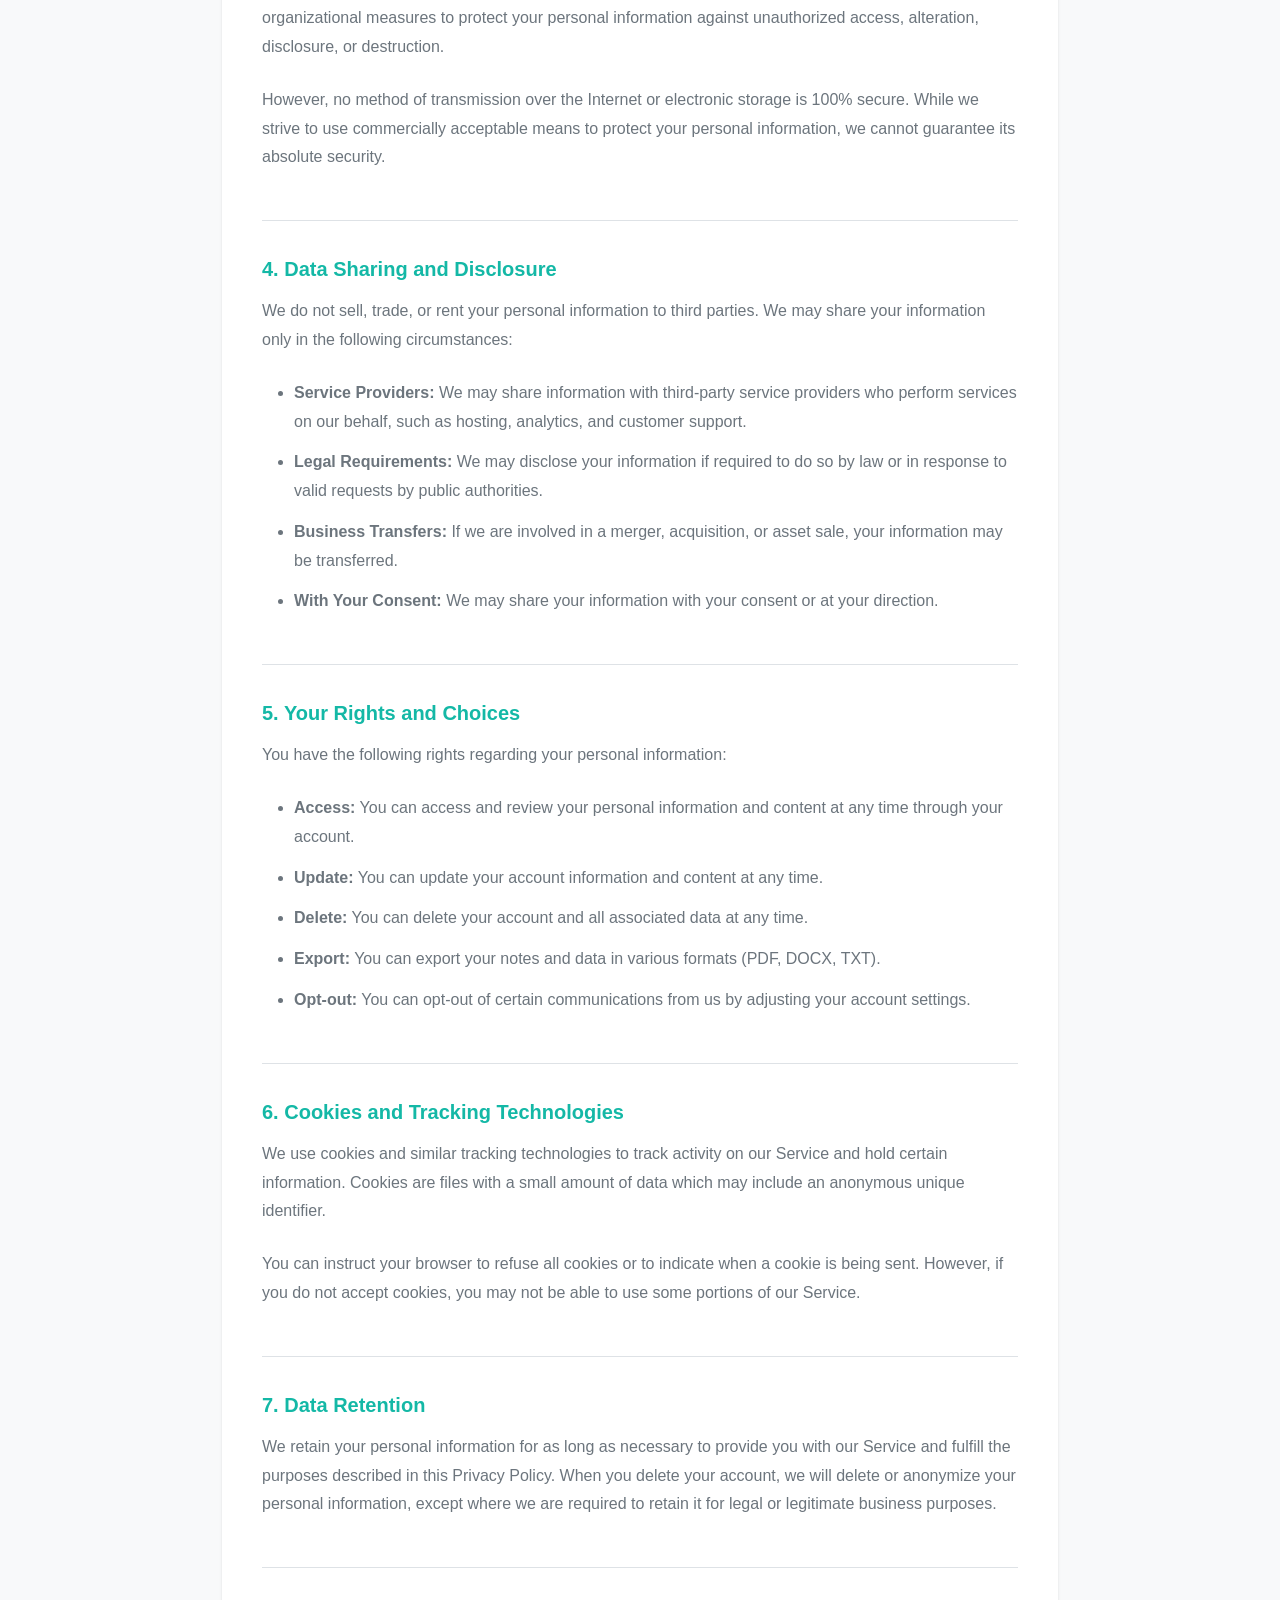
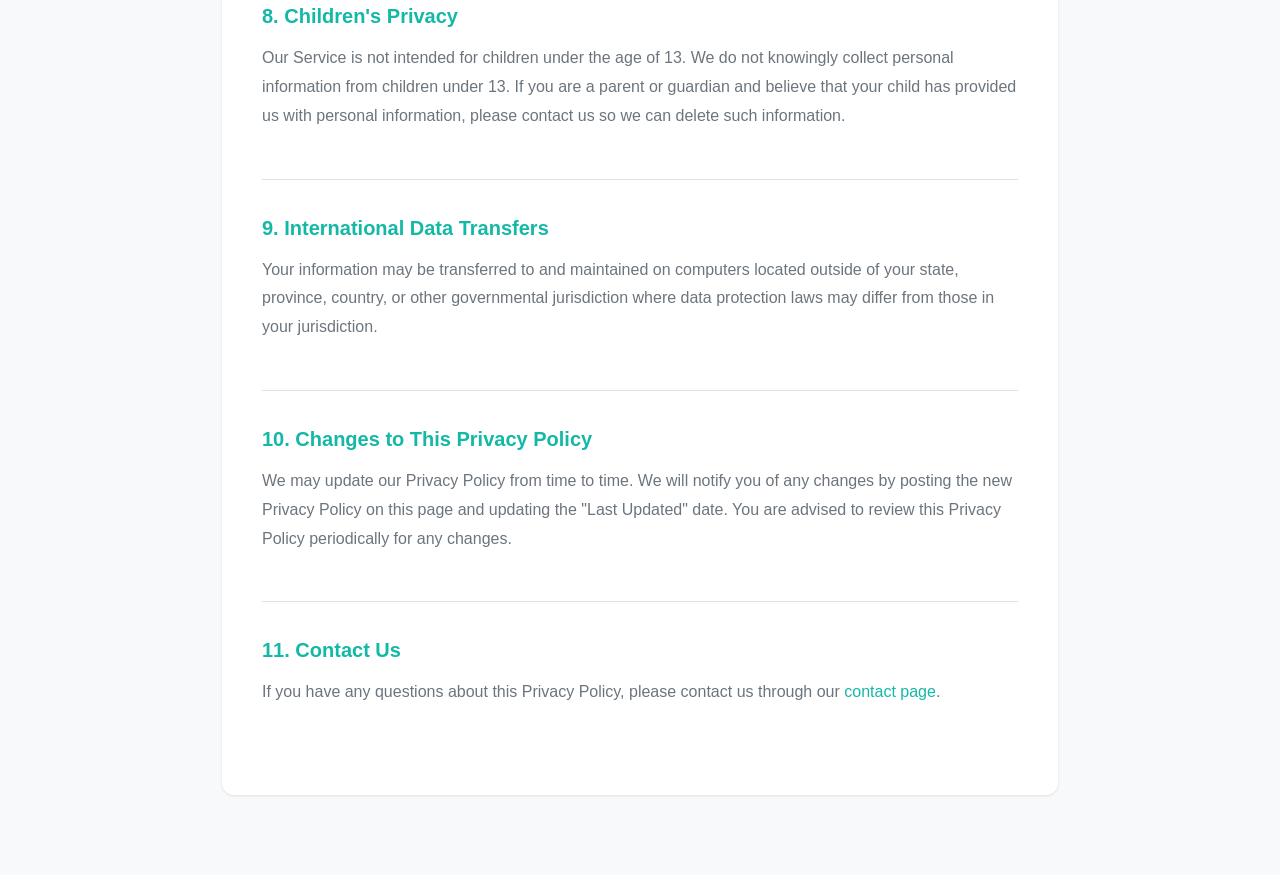
<file: privacy.html>
<!DOCTYPE html>
<html lang="en">
<head>
    <meta charset="UTF-8">
    <meta name="viewport" content="width=device-width, initial-scale=1.0">
    <title>Privacy Policy - AnoNotepad</title>
    <link rel="stylesheet" href="style.css">
    <link rel="stylesheet" href="https://cdnjs.cloudflare.com/ajax/libs/font-awesome/6.4.0/css/all.min.css">
    
    <!-- Google tag (gtag.js) -->
    <script async src="https://www.googletagmanager.com/gtag/js?id=G-12PNSQS749"></script>
    <script src="google-analytics.js"></script>
    <style>
        body {
            overflow: auto !important;
            overflow-x: hidden;
            height: auto;
        }
        html {
            overflow: auto !important;
            overflow-x: hidden;
            height: auto;
        }
        .page-container {
            min-height: 100vh;
            display: block;
            background: var(--bg-secondary);
        }
        .page-header {
            background: var(--bg-primary);
            border-bottom: 1px solid var(--border-color);
            padding: 1.5rem 2rem;
            display: flex;
            align-items: center;
            justify-content: space-between;
        }
        .back-btn {
            display: flex;
            align-items: center;
            gap: 0.5rem;
            padding: 0.5rem 1rem;
            background: transparent;
            border: 1px solid var(--border-color);
            border-radius: 6px;
            color: var(--text-primary);
            text-decoration: none;
            cursor: pointer;
            transition: all 0.2s;
            font-size: 0.9375rem;
        }
        .back-btn:hover {
            background: var(--hover-bg);
            border-color: var(--primary-color);
        }
        .page-content {
            max-width: 900px;
            margin: 0 auto;
            padding: 3rem 2rem;
            width: 100%;
        }
        .page-title {
            text-align: center;
            margin-bottom: 3rem;
        }
        .page-title .icon {
            font-size: 4rem;
            color: var(--primary-color);
            margin-bottom: 1rem;
        }
        .page-title h1 {
            font-size: 2.5rem;
            color: var(--text-primary);
            margin-bottom: 0.5rem;
        }
        .page-title p {
            color: var(--text-secondary);
            font-size: 1.125rem;
        }
        .content-section {
            background: var(--bg-primary);
            border-radius: 12px;
            padding: 2.5rem;
            margin-bottom: 2rem;
            box-shadow: var(--shadow);
        }
        .content-section h2 {
            color: var(--text-primary);
            font-size: 1.75rem;
            margin-bottom: 1.5rem;
            padding-bottom: 0.75rem;
            border-bottom: 2px solid var(--border-color);
        }
        .content-section h3 {
            color: var(--text-primary);
            font-size: 1.25rem;
            margin-top: 2rem;
            margin-bottom: 1rem;
        }
        .content-section p {
            color: var(--text-secondary);
            line-height: 1.8;
            margin-bottom: 1.5rem;
            font-size: 1rem;
        }
        .content-section ul {
            color: var(--text-secondary);
            line-height: 1.8;
            margin-bottom: 1.5rem;
            padding-left: 2rem;
        }
        .content-section li {
            margin-bottom: 0.75rem;
        }
        .info-box {
            background: var(--bg-tertiary);
            padding: 1.5rem;
            border-radius: 8px;
            border-left: 4px solid var(--primary-color);
            margin: 2rem 0;
        }
        .info-box p {
            margin: 0;
            color: var(--text-primary);
        }
        .policy-item {
            margin-bottom: 2rem;
            padding-bottom: 1.5rem;
            border-bottom: 1px solid var(--border-color);
        }
        .policy-item:last-child {
            border-bottom: none;
            margin-bottom: 0;
        }
        .policy-item h3 {
            color: var(--primary-color);
            margin-bottom: 0.75rem;
        }
        @media (max-width: 768px) {
            .page-content {
                padding: 2rem 1rem;
            }
            .content-section {
                padding: 1.5rem;
            }
            .page-title h1 {
                font-size: 2rem;
            }
        }
    </style>
</head>
<body>
    <div class="page-container">
        <header class="page-header">
            <a href="index.html" class="back-btn">
                <i class="fas fa-arrow-left"></i>
                <span>Back to Notepad</span>
            </a>
            <button class="header-btn" id="themeToggle" title="Toggle Theme">
                <i class="fas fa-moon"></i>
            </button>
        </header>
        
        <main class="page-content">
            <div class="page-title">
                <div class="icon">
                    <i class="fas fa-shield-alt"></i>
                </div>
                <h1>Privacy Policy</h1>
                <p>How we collect, use, and protect your information</p>
            </div>
            
            <div class="content-section">
                <div class="info-box">
                    <p><strong>Last Updated:</strong> <span id="lastUpdated"></span></p>
                </div>
                
                <p>
                    At AnoNotepad, we take your privacy seriously. This Privacy Policy explains how we collect, 
                    use, disclose, and safeguard your information when you use our Service. Please read this 
                    privacy policy carefully. If you do not agree with the terms of this privacy policy, please 
                    do not access the Service.
                </p>
                
                <div class="policy-item">
                    <h3>1. Information We Collect</h3>
                    <p>
                        We collect information that you provide directly to us when you use our Service. This includes:
                    </p>
                    <ul>
                        <li><strong>Account Information:</strong> When you sign in with Google, we collect your name, email address, and profile picture.</li>
                        <li><strong>Content:</strong> All notes, folders, and other content you create using AnoNotepad.</li>
                        <li><strong>Usage Data:</strong> Information about how you interact with our Service, including features you use and actions you take.</li>
                        <li><strong>Device Information:</strong> Information about your device, including IP address, browser type, and operating system.</li>
                    </ul>
                </div>
                
                <div class="policy-item">
                    <h3>2. How We Use Your Information</h3>
                    <p>
                        We use the information we collect to:
                    </p>
                    <ul>
                        <li>Provide, maintain, and improve our Service</li>
                        <li>Process transactions and send related information</li>
                        <li>Send you technical notices, updates, and support messages</li>
                        <li>Respond to your comments, questions, and requests</li>
                        <li>Monitor and analyze trends, usage, and activities in connection with our Service</li>
                        <li>Detect, prevent, and address technical issues and security threats</li>
                    </ul>
                </div>
                
                <div class="policy-item">
                    <h3>3. Data Storage and Security</h3>
                    <p>
                        Your notes and data are stored securely on our servers. We implement appropriate technical 
                        and organizational measures to protect your personal information against unauthorized access, 
                        alteration, disclosure, or destruction.
                    </p>
                    <p>
                        However, no method of transmission over the Internet or electronic storage is 100% secure. 
                        While we strive to use commercially acceptable means to protect your personal information, 
                        we cannot guarantee its absolute security.
                    </p>
                </div>
                
                <div class="policy-item">
                    <h3>4. Data Sharing and Disclosure</h3>
                    <p>
                        We do not sell, trade, or rent your personal information to third parties. We may share 
                        your information only in the following circumstances:
                    </p>
                    <ul>
                        <li><strong>Service Providers:</strong> We may share information with third-party service providers who perform services on our behalf, such as hosting, analytics, and customer support.</li>
                        <li><strong>Legal Requirements:</strong> We may disclose your information if required to do so by law or in response to valid requests by public authorities.</li>
                        <li><strong>Business Transfers:</strong> If we are involved in a merger, acquisition, or asset sale, your information may be transferred.</li>
                        <li><strong>With Your Consent:</strong> We may share your information with your consent or at your direction.</li>
                    </ul>
                </div>
                
                <div class="policy-item">
                    <h3>5. Your Rights and Choices</h3>
                    <p>
                        You have the following rights regarding your personal information:
                    </p>
                    <ul>
                        <li><strong>Access:</strong> You can access and review your personal information and content at any time through your account.</li>
                        <li><strong>Update:</strong> You can update your account information and content at any time.</li>
                        <li><strong>Delete:</strong> You can delete your account and all associated data at any time.</li>
                        <li><strong>Export:</strong> You can export your notes and data in various formats (PDF, DOCX, TXT).</li>
                        <li><strong>Opt-out:</strong> You can opt-out of certain communications from us by adjusting your account settings.</li>
                    </ul>
                </div>
                
                <div class="policy-item">
                    <h3>6. Cookies and Tracking Technologies</h3>
                    <p>
                        We use cookies and similar tracking technologies to track activity on our Service and hold 
                        certain information. Cookies are files with a small amount of data which may include an anonymous 
                        unique identifier.
                    </p>
                    <p>
                        You can instruct your browser to refuse all cookies or to indicate when a cookie is being sent. 
                        However, if you do not accept cookies, you may not be able to use some portions of our Service.
                    </p>
                </div>
                
                <div class="policy-item">
                    <h3>7. Data Retention</h3>
                    <p>
                        We retain your personal information for as long as necessary to provide you with our Service 
                        and fulfill the purposes described in this Privacy Policy. When you delete your account, we will 
                        delete or anonymize your personal information, except where we are required to retain it for legal 
                        or legitimate business purposes.
                    </p>
                </div>
                
                <div class="policy-item">
                    <h3>8. Children's Privacy</h3>
                    <p>
                        Our Service is not intended for children under the age of 13. We do not knowingly collect 
                        personal information from children under 13. If you are a parent or guardian and believe that 
                        your child has provided us with personal information, please contact us so we can delete such 
                        information.
                    </p>
                </div>
                
                <div class="policy-item">
                    <h3>9. International Data Transfers</h3>
                    <p>
                        Your information may be transferred to and maintained on computers located outside of your 
                        state, province, country, or other governmental jurisdiction where data protection laws may 
                        differ from those in your jurisdiction.
                    </p>
                </div>
                
                <div class="policy-item">
                    <h3>10. Changes to This Privacy Policy</h3>
                    <p>
                        We may update our Privacy Policy from time to time. We will notify you of any changes by posting 
                        the new Privacy Policy on this page and updating the "Last Updated" date. You are advised to 
                        review this Privacy Policy periodically for any changes.
                    </p>
                </div>
                
                <div class="policy-item">
                    <h3>11. Contact Us</h3>
                    <p>
                        If you have any questions about this Privacy Policy, please contact us through our 
                        <a href="contact.html" style="color: var(--primary-color); text-decoration: none;">contact page</a>.
                    </p>
                </div>
            </div>
        </main>
    </div>
    
    <script>
        // Set last updated date
        document.getElementById('lastUpdated').textContent = new Date().toLocaleDateString('en-US', { 
            year: 'numeric', 
            month: 'long', 
            day: 'numeric' 
        });
        
        // Theme toggle functionality
        const themeToggle = document.getElementById('themeToggle');
        const html = document.documentElement;
        
        // Check for saved theme preference or default to light mode
        const currentTheme = localStorage.getItem('theme') || 'light';
        html.setAttribute('data-theme', currentTheme);
        updateThemeIcon(currentTheme);
        
        themeToggle.addEventListener('click', () => {
            const currentTheme = html.getAttribute('data-theme');
            const newTheme = currentTheme === 'dark' ? 'light' : 'dark';
            html.setAttribute('data-theme', newTheme);
            localStorage.setItem('theme', newTheme);
            updateThemeIcon(newTheme);
        });
        
        function updateThemeIcon(theme) {
            const icon = themeToggle.querySelector('i');
            icon.className = theme === 'dark' ? 'fas fa-sun' : 'fas fa-moon';
        }
    </script>
</body>
</html>
</file>
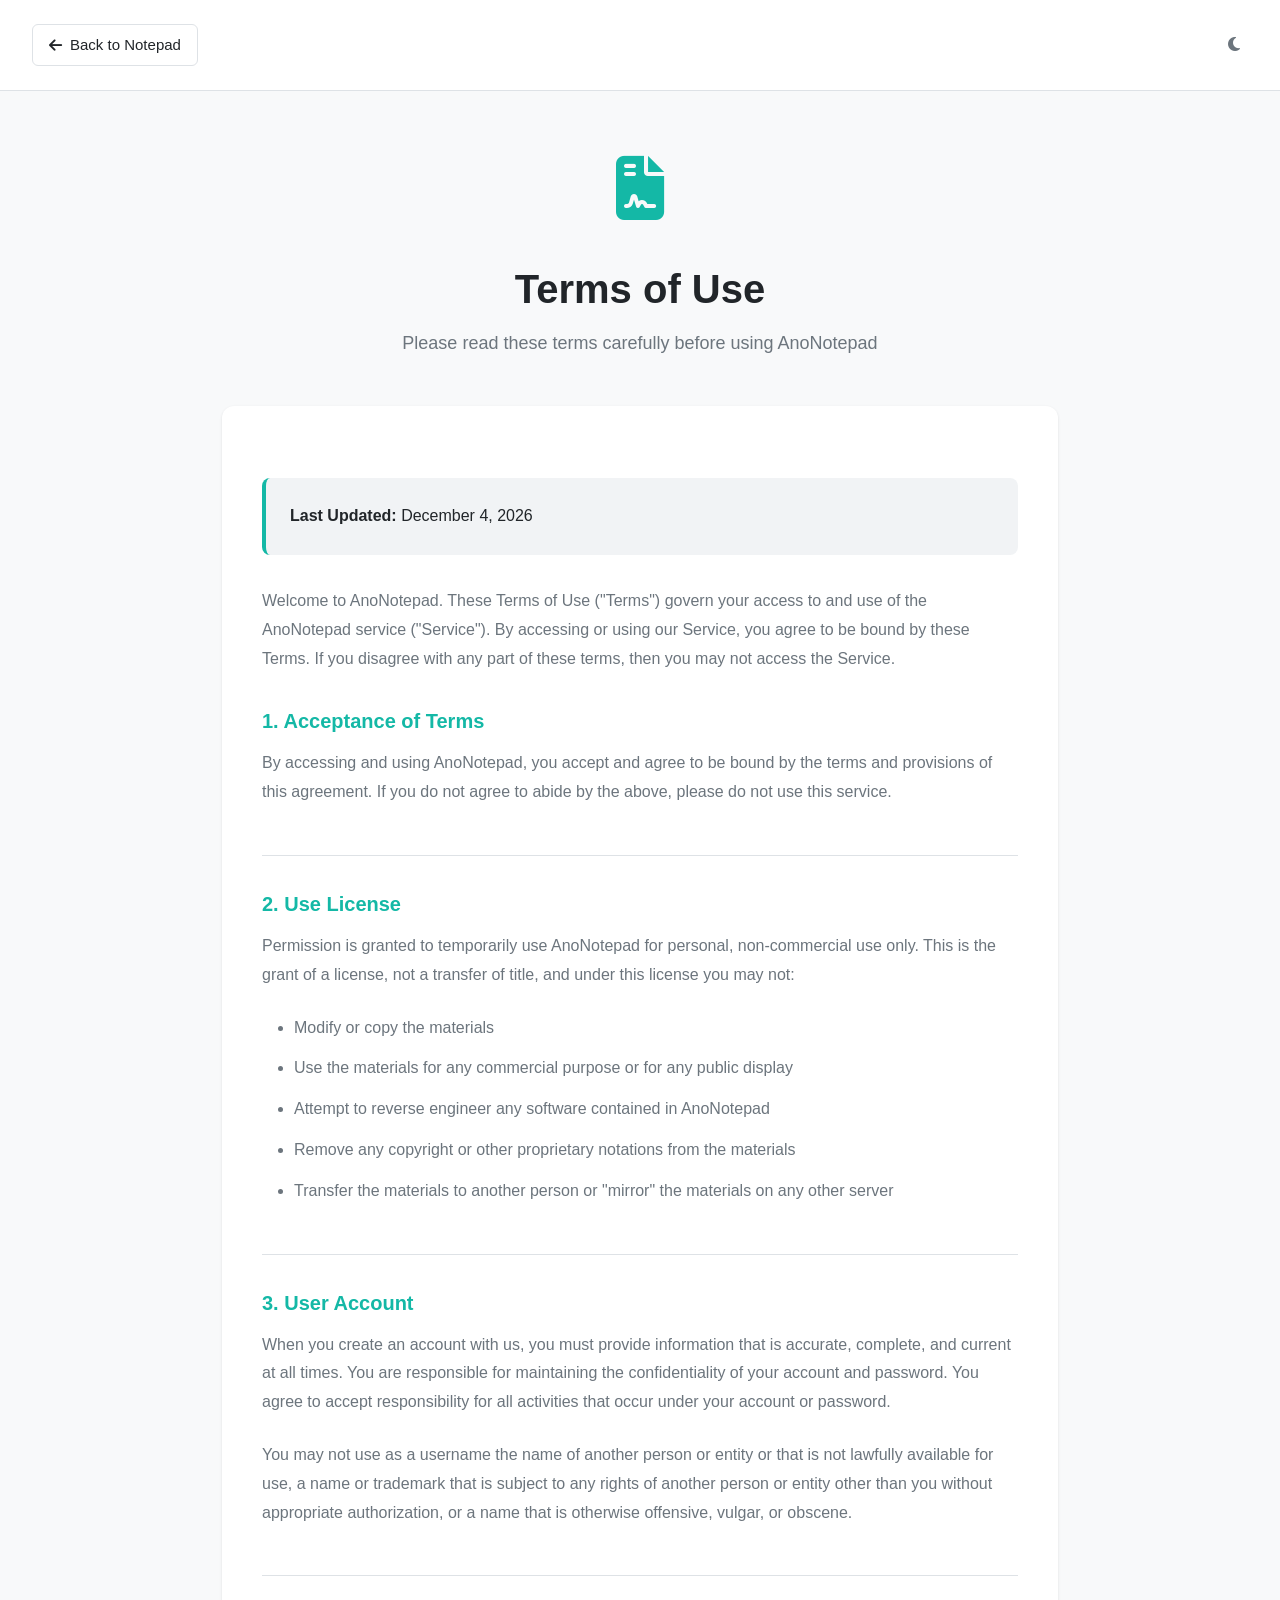
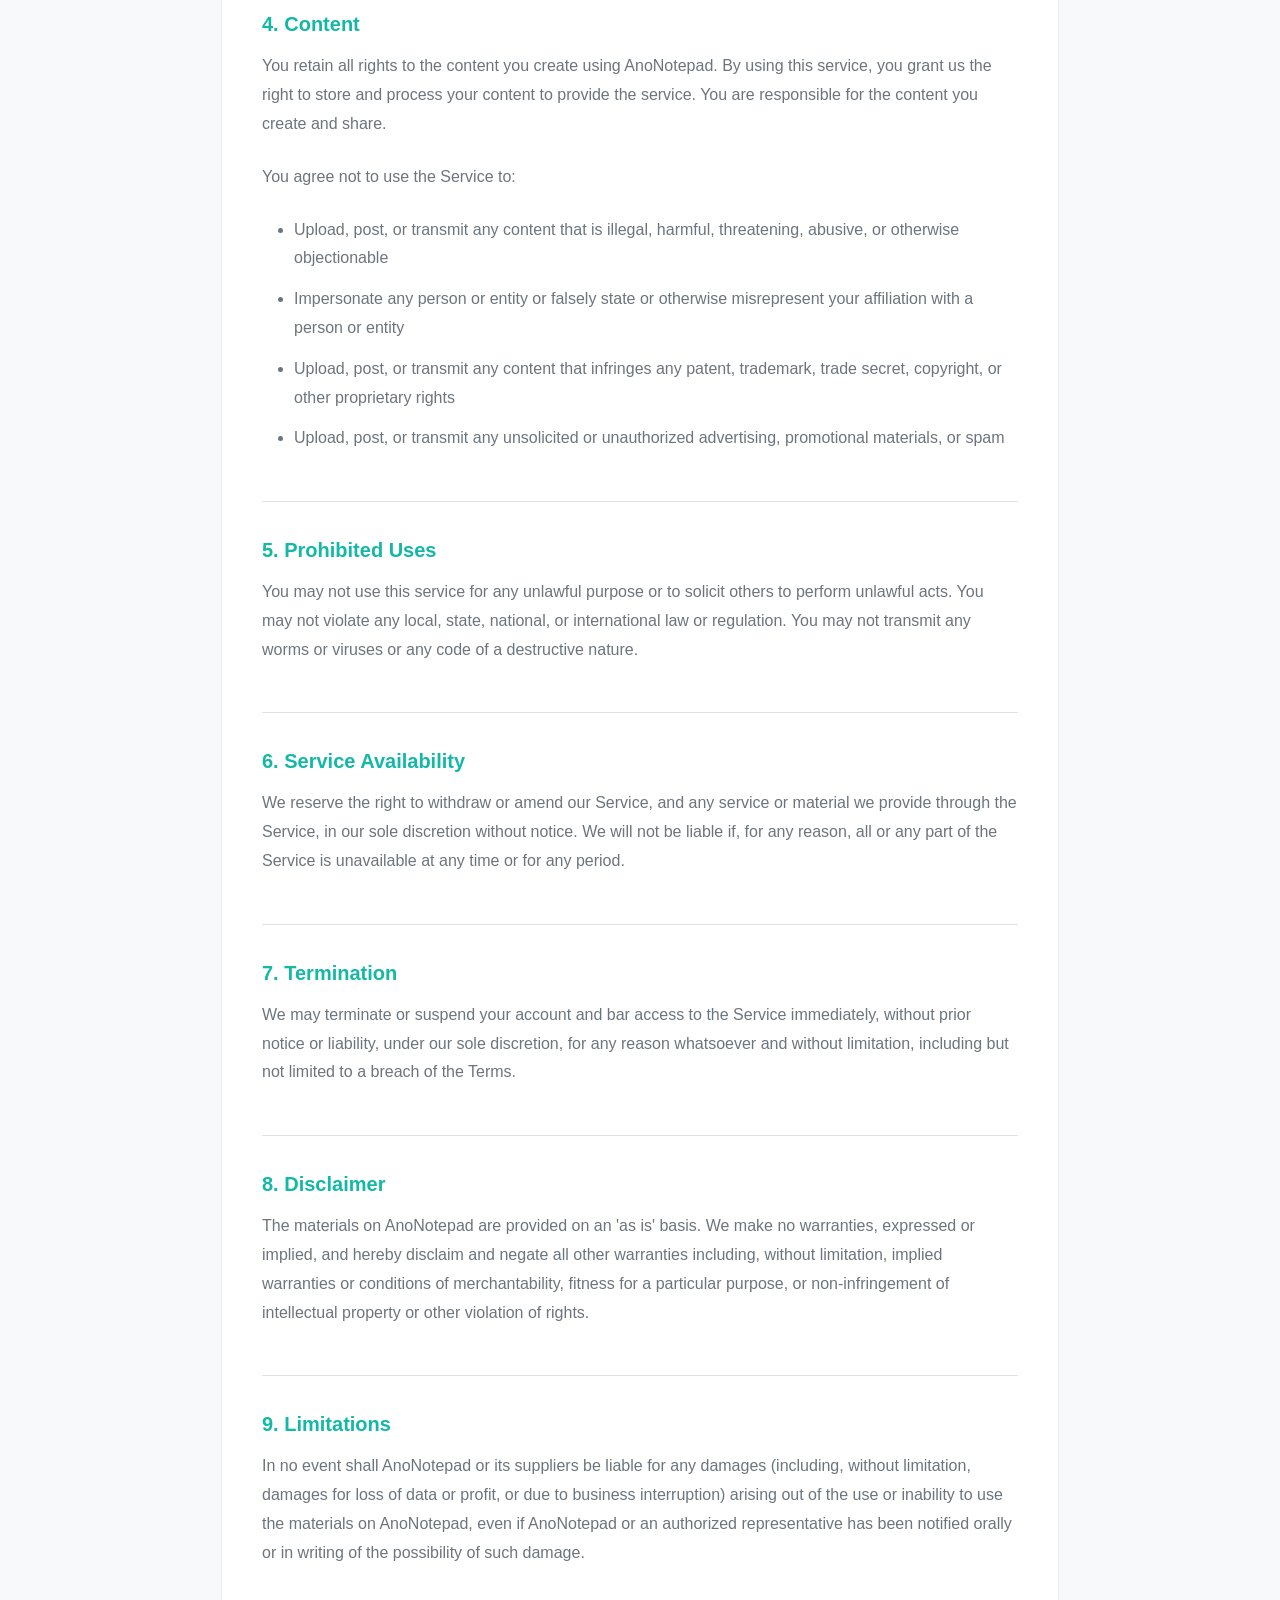
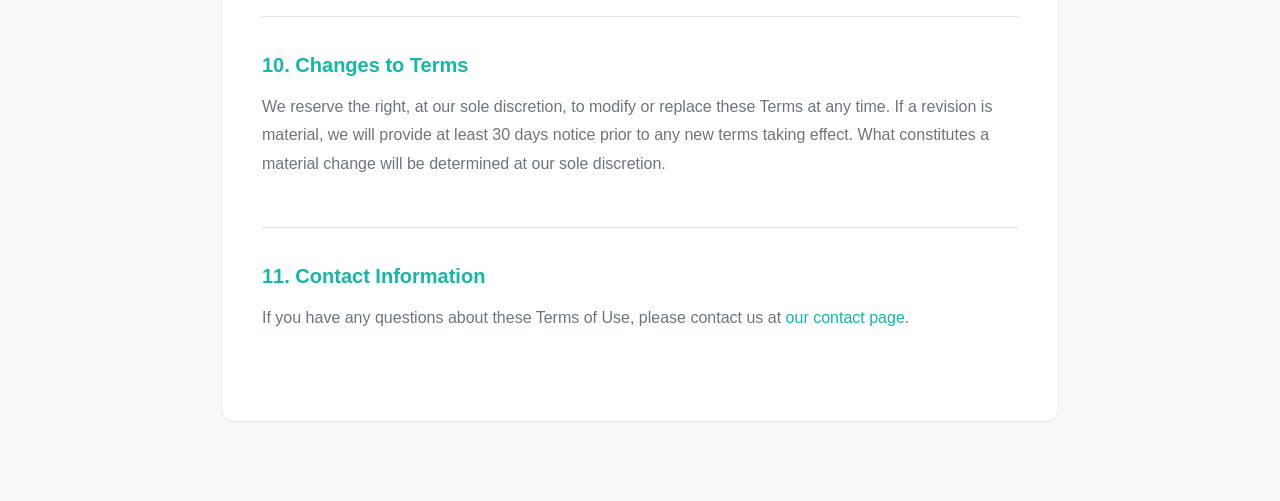
<file: terms.html>
<!DOCTYPE html>
<html lang="en">
<head>
    <meta charset="UTF-8">
    <meta name="viewport" content="width=device-width, initial-scale=1.0">
    <title>Terms of Use - AnoNotepad</title>
    <link rel="stylesheet" href="style.css">
    <link rel="stylesheet" href="https://cdnjs.cloudflare.com/ajax/libs/font-awesome/6.4.0/css/all.min.css">
    
    <!-- Google tag (gtag.js) -->
    <script async src="https://www.googletagmanager.com/gtag/js?id=G-12PNSQS749"></script>
    <script src="google-analytics.js"></script>
    <style>
        body {
            overflow: auto !important;
            overflow-x: hidden;
            height: auto;
        }
        html {
            overflow: auto !important;
            overflow-x: hidden;
            height: auto;
        }
        .page-container {
            min-height: 100vh;
            display: block;
            background: var(--bg-secondary);
        }
        .page-header {
            background: var(--bg-primary);
            border-bottom: 1px solid var(--border-color);
            padding: 1.5rem 2rem;
            display: flex;
            align-items: center;
            justify-content: space-between;
        }
        .back-btn {
            display: flex;
            align-items: center;
            gap: 0.5rem;
            padding: 0.5rem 1rem;
            background: transparent;
            border: 1px solid var(--border-color);
            border-radius: 6px;
            color: var(--text-primary);
            text-decoration: none;
            cursor: pointer;
            transition: all 0.2s;
            font-size: 0.9375rem;
        }
        .back-btn:hover {
            background: var(--hover-bg);
            border-color: var(--primary-color);
        }
        .page-content {
            max-width: 900px;
            margin: 0 auto;
            padding: 3rem 2rem;
            width: 100%;
        }
        .page-title {
            text-align: center;
            margin-bottom: 3rem;
        }
        .page-title .icon {
            font-size: 4rem;
            color: var(--primary-color);
            margin-bottom: 1rem;
        }
        .page-title h1 {
            font-size: 2.5rem;
            color: var(--text-primary);
            margin-bottom: 0.5rem;
        }
        .page-title p {
            color: var(--text-secondary);
            font-size: 1.125rem;
        }
        .content-section {
            background: var(--bg-primary);
            border-radius: 12px;
            padding: 2.5rem;
            margin-bottom: 2rem;
            box-shadow: var(--shadow);
        }
        .content-section h2 {
            color: var(--text-primary);
            font-size: 1.75rem;
            margin-bottom: 1.5rem;
            padding-bottom: 0.75rem;
            border-bottom: 2px solid var(--border-color);
        }
        .content-section h3 {
            color: var(--text-primary);
            font-size: 1.25rem;
            margin-top: 2rem;
            margin-bottom: 1rem;
        }
        .content-section p {
            color: var(--text-secondary);
            line-height: 1.8;
            margin-bottom: 1.5rem;
            font-size: 1rem;
        }
        .content-section ul {
            color: var(--text-secondary);
            line-height: 1.8;
            margin-bottom: 1.5rem;
            padding-left: 2rem;
        }
        .content-section li {
            margin-bottom: 0.75rem;
        }
        .info-box {
            background: var(--bg-tertiary);
            padding: 1.5rem;
            border-radius: 8px;
            border-left: 4px solid var(--primary-color);
            margin: 2rem 0;
        }
        .info-box p {
            margin: 0;
            color: var(--text-primary);
        }
        .term-item {
            margin-bottom: 2rem;
            padding-bottom: 1.5rem;
            border-bottom: 1px solid var(--border-color);
        }
        .term-item:last-child {
            border-bottom: none;
            margin-bottom: 0;
        }
        .term-item h3 {
            color: var(--primary-color);
            margin-bottom: 0.75rem;
        }
        @media (max-width: 768px) {
            .page-content {
                padding: 2rem 1rem;
            }
            .content-section {
                padding: 1.5rem;
            }
            .page-title h1 {
                font-size: 2rem;
            }
        }
    </style>
</head>
<body>
    <div class="page-container">
        <header class="page-header">
            <a href="index.html" class="back-btn">
                <i class="fas fa-arrow-left"></i>
                <span>Back to Notepad</span>
            </a>
            <button class="header-btn" id="themeToggle" title="Toggle Theme">
                <i class="fas fa-moon"></i>
            </button>
        </header>
        
        <main class="page-content">
            <div class="page-title">
                <div class="icon">
                    <i class="fas fa-file-contract"></i>
                </div>
                <h1>Terms of Use</h1>
                <p>Please read these terms carefully before using AnoNotepad</p>
            </div>
            
            <div class="content-section">
                <div class="info-box">
                    <p><strong>Last Updated:</strong> <span id="lastUpdated"></span></p>
                </div>
                
                <p>
                    Welcome to AnoNotepad. These Terms of Use ("Terms") govern your access to and use of 
                    the AnoNotepad service ("Service"). By accessing or using our Service, you agree to be 
                    bound by these Terms. If you disagree with any part of these terms, then you may not 
                    access the Service.
                </p>
                
                <div class="term-item">
                    <h3>1. Acceptance of Terms</h3>
                    <p>
                        By accessing and using AnoNotepad, you accept and agree to be bound by the terms and 
                        provisions of this agreement. If you do not agree to abide by the above, please do 
                        not use this service.
                    </p>
                </div>
                
                <div class="term-item">
                    <h3>2. Use License</h3>
                    <p>
                        Permission is granted to temporarily use AnoNotepad for personal, non-commercial use only. 
                        This is the grant of a license, not a transfer of title, and under this license you may not:
                    </p>
                    <ul>
                        <li>Modify or copy the materials</li>
                        <li>Use the materials for any commercial purpose or for any public display</li>
                        <li>Attempt to reverse engineer any software contained in AnoNotepad</li>
                        <li>Remove any copyright or other proprietary notations from the materials</li>
                        <li>Transfer the materials to another person or "mirror" the materials on any other server</li>
                    </ul>
                </div>
                
                <div class="term-item">
                    <h3>3. User Account</h3>
                    <p>
                        When you create an account with us, you must provide information that is accurate, 
                        complete, and current at all times. You are responsible for maintaining the confidentiality 
                        of your account and password. You agree to accept responsibility for all activities that 
                        occur under your account or password.
                    </p>
                    <p>
                        You may not use as a username the name of another person or entity or that is not lawfully 
                        available for use, a name or trademark that is subject to any rights of another person or 
                        entity other than you without appropriate authorization, or a name that is otherwise offensive, 
                        vulgar, or obscene.
                    </p>
                </div>
                
                <div class="term-item">
                    <h3>4. Content</h3>
                    <p>
                        You retain all rights to the content you create using AnoNotepad. By using this service, 
                        you grant us the right to store and process your content to provide the service. You are 
                        responsible for the content you create and share.
                    </p>
                    <p>
                        You agree not to use the Service to:
                    </p>
                    <ul>
                        <li>Upload, post, or transmit any content that is illegal, harmful, threatening, abusive, or otherwise objectionable</li>
                        <li>Impersonate any person or entity or falsely state or otherwise misrepresent your affiliation with a person or entity</li>
                        <li>Upload, post, or transmit any content that infringes any patent, trademark, trade secret, copyright, or other proprietary rights</li>
                        <li>Upload, post, or transmit any unsolicited or unauthorized advertising, promotional materials, or spam</li>
                    </ul>
                </div>
                
                <div class="term-item">
                    <h3>5. Prohibited Uses</h3>
                    <p>
                        You may not use this service for any unlawful purpose or to solicit others to perform 
                        unlawful acts. You may not violate any local, state, national, or international law or 
                        regulation. You may not transmit any worms or viruses or any code of a destructive nature.
                    </p>
                </div>
                
                <div class="term-item">
                    <h3>6. Service Availability</h3>
                    <p>
                        We reserve the right to withdraw or amend our Service, and any service or material we provide 
                        through the Service, in our sole discretion without notice. We will not be liable if, for any 
                        reason, all or any part of the Service is unavailable at any time or for any period.
                    </p>
                </div>
                
                <div class="term-item">
                    <h3>7. Termination</h3>
                    <p>
                        We may terminate or suspend your account and bar access to the Service immediately, without 
                        prior notice or liability, under our sole discretion, for any reason whatsoever and without 
                        limitation, including but not limited to a breach of the Terms.
                    </p>
                </div>
                
                <div class="term-item">
                    <h3>8. Disclaimer</h3>
                    <p>
                        The materials on AnoNotepad are provided on an 'as is' basis. We make no warranties, expressed 
                        or implied, and hereby disclaim and negate all other warranties including, without limitation, 
                        implied warranties or conditions of merchantability, fitness for a particular purpose, or 
                        non-infringement of intellectual property or other violation of rights.
                    </p>
                </div>
                
                <div class="term-item">
                    <h3>9. Limitations</h3>
                    <p>
                        In no event shall AnoNotepad or its suppliers be liable for any damages (including, without 
                        limitation, damages for loss of data or profit, or due to business interruption) arising out 
                        of the use or inability to use the materials on AnoNotepad, even if AnoNotepad or an authorized 
                        representative has been notified orally or in writing of the possibility of such damage.
                    </p>
                </div>
                
                <div class="term-item">
                    <h3>10. Changes to Terms</h3>
                    <p>
                        We reserve the right, at our sole discretion, to modify or replace these Terms at any time. 
                        If a revision is material, we will provide at least 30 days notice prior to any new terms taking 
                        effect. What constitutes a material change will be determined at our sole discretion.
                    </p>
                </div>
                
                <div class="term-item">
                    <h3>11. Contact Information</h3>
                    <p>
                        If you have any questions about these Terms of Use, please contact us at 
                        <a href="contact.html" style="color: var(--primary-color); text-decoration: none;">our contact page</a>.
                    </p>
                </div>
            </div>
        </main>
    </div>
    
    <script>
        // Set last updated date
        document.getElementById('lastUpdated').textContent = new Date().toLocaleDateString('en-US', { 
            year: 'numeric', 
            month: 'long', 
            day: 'numeric' 
        });
        
        // Theme toggle functionality
        const themeToggle = document.getElementById('themeToggle');
        const html = document.documentElement;
        
        // Check for saved theme preference or default to light mode
        const currentTheme = localStorage.getItem('theme') || 'light';
        html.setAttribute('data-theme', currentTheme);
        updateThemeIcon(currentTheme);
        
        themeToggle.addEventListener('click', () => {
            const currentTheme = html.getAttribute('data-theme');
            const newTheme = currentTheme === 'dark' ? 'light' : 'dark';
            html.setAttribute('data-theme', newTheme);
            localStorage.setItem('theme', newTheme);
            updateThemeIcon(newTheme);
        });
        
        function updateThemeIcon(theme) {
            const icon = themeToggle.querySelector('i');
            icon.className = theme === 'dark' ? 'fas fa-sun' : 'fas fa-moon';
        }
    </script>
</body>
</html>
</file>
<file: style.css>
:root {
    --primary-color: #14b8a6;
    --primary-dark: #0d9488;
    --bg-primary: #ffffff;
    --bg-secondary: #f8f9fa;
    --bg-tertiary: #f1f3f5;
    --text-primary: #212529;
    --text-secondary: #6c757d;
    --border-color: #dee2e6;
    --hover-bg: #f8f9fa;
    --active-bg: #e9ecef;
    --shadow: 0 1px 3px rgba(0, 0, 0, 0.1);
    --shadow-md: 0 2px 8px rgba(0, 0, 0, 0.1);
    --danger: #dc3545;
}

[data-theme="dark"] {
    --bg-primary: #1a1a1a;
    --bg-secondary: #242424;
    --bg-tertiary: #2d2d2d;
    --text-primary: #ffffff;
    --text-secondary: #b0b0b0;
    --border-color: #404040;
    --hover-bg: #2d2d2d;
    --active-bg: #353535;
}

* {
    margin: 0;
    padding: 0;
    box-sizing: border-box;
}

body {
    font-family: -apple-system, BlinkMacSystemFont, 'Segoe UI', Roboto, 'Helvetica Neue', Arial, sans-serif;
    background: var(--bg-secondary);
    color: var(--text-primary);
    line-height: 1.6;
    overflow: hidden;
}

.app-container {
    display: flex;
    height: 100vh;
    overflow: hidden;
}

/* Left Sidebar */
.sidebar {
    width: 180px;
    background: var(--bg-primary);
    border-right: 1px solid var(--border-color);
    display: flex;
    flex-direction: column;
    z-index: 100;
    position: relative;
    overflow: visible;
}

/* Screen reader only - for accessibility */
.sr-only {
    position: absolute;
    width: 1px;
    height: 1px;
    padding: 0;
    margin: -1px;
    overflow: hidden;
    clip: rect(0, 0, 0, 0);
    white-space: nowrap;
    border-width: 0;
}

.sidebar-logo {
    padding: 0.75rem 1rem;
    border-bottom: 1px solid var(--border-color);
    position: relative;
}

.logo-icon {
    width: 32px;
    height: 32px;
    background: var(--primary-color);
    border-radius: 6px;
    display: flex;
    align-items: center;
    justify-content: center;
    color: white;
    font-size: 1.1rem;
}

.sidebar-nav {
    flex: 1;
    padding: 1rem 0;
    overflow-y: auto;
    overflow-x: visible;
}

.nav-item {
    display: flex;
    align-items: center;
    gap: 0.75rem;
    padding: 0.75rem 1.25rem;
    color: var(--text-primary);
    text-decoration: none;
    transition: background-color 0.2s;
    position: relative;
    font-size: 0.9375rem;
    border-bottom: 1px solid var(--border-color);
}

.nav-item:last-child {
    border-bottom: none;
}

.nav-item:hover {
    background: var(--hover-bg);
}

/* Pinned Notes Dropdown */
.nav-item-dropdown {
    position: relative;
}

.nav-item-dropdown .nav-item {
    cursor: pointer;
}

.dropdown-arrow {
    margin-left: auto;
    font-size: 0.75rem;
    transition: transform 0.2s;
    color: var(--text-secondary);
}

.nav-item-dropdown.active .dropdown-arrow {
    transform: rotate(180deg);
}

.dropdown-menu {
    display: none;
    position: absolute;
    top: 100%;
    left: 0;
    right: 0;
    background: var(--bg-primary);
    border: 1px solid var(--border-color);
    border-radius: 8px;
    box-shadow: var(--shadow-md);
    margin-top: 0.25rem;
    z-index: 1000;
    overflow: hidden;
}

/* More dropdown - opens in the middle of sidebar */
#moreDropdown {
    position: relative;
    overflow: visible;
}

#moreDropdown .dropdown-menu {
    top: 100%;
    left: 50%;
    transform: translateX(-50%);
    right: auto;
    margin-left: 0;
    margin-top: 0.25rem;
    min-width: 200px;
    z-index: 10000;
    position: absolute;
}

.dropdown-item {
    display: flex;
    align-items: center;
    gap: 0.75rem;
    padding: 0.75rem 1.25rem;
    color: var(--text-primary);
    text-decoration: none;
    transition: all 0.2s;
    border-bottom: 1px solid var(--border-color);
    font-size: 0.875rem;
}

.dropdown-item:last-child {
    border-bottom: none;
}

.dropdown-item:hover {
    background: var(--hover-bg);
    color: var(--primary-color);
}

.dropdown-item i {
    width: 18px;
    text-align: center;
    color: var(--text-secondary);
}

.dropdown-item:hover i {
    color: var(--primary-color);
    max-height: 400px;
    overflow-y: auto;
    z-index: 1000;
}

.pinned-notes-list {
    padding: 0.5rem;
    max-height: 350px;
    overflow-y: auto;
}

.pinned-note-item {
    padding: 0.75rem;
    border-radius: 6px;
    cursor: pointer;
    transition: all 0.2s;
    margin-bottom: 0.25rem;
    border: 1px solid transparent;
}

.pinned-note-item:hover {
    background: var(--hover-bg);
    border-color: var(--border-color);
}

.pinned-note-item:last-child {
    margin-bottom: 0;
}

.pinned-note-title {
    font-weight: 600;
    font-size: 0.875rem;
    margin-bottom: 0.25rem;
    color: var(--text-primary);
    overflow: hidden;
    text-overflow: ellipsis;
    white-space: nowrap;
}

.pinned-note-preview {
    font-size: 0.75rem;
    color: var(--text-secondary);
    overflow: hidden;
    text-overflow: ellipsis;
    white-space: nowrap;
    margin-bottom: 0.25rem;
}


.pinned-note-more {
    padding: 0.75rem;
    text-align: center;
    font-size: 0.875rem;
    color: var(--primary-color);
    cursor: pointer;
    border-top: 1px solid var(--border-color);
    margin-top: 0.5rem;
    padding-top: 0.75rem;
}

.pinned-note-more:hover {
    background: var(--hover-bg);
}

.dropdown-empty {
    padding: 2rem 1rem;
    text-align: center;
    color: var(--text-secondary);
}

.nav-item.active {
    background: var(--active-bg);
    font-weight: 500;
}

.nav-icon {
    width: 20px;
    display: flex;
    align-items: center;
    justify-content: center;
    color: var(--text-secondary);
}

.nav-item:hover .nav-icon,
.nav-item.active .nav-icon {
    color: var(--primary-color);
}

.new-badge {
    background: #dc3545;
    color: white;
    font-size: 0.625rem;
    font-weight: 700;
    padding: 0.125rem 0.375rem;
    border-radius: 10px;
    margin-left: auto;
    text-transform: uppercase;
    letter-spacing: 0.5px;
}

.sidebar-footer {
    padding: 1rem;
    border-top: 1px solid var(--border-color);
}

.upload-btn {
    width: 100%;
    padding: 0.75rem 1rem;
    background: var(--primary-color);
    color: white;
    border: none;
    border-radius: 6px;
    font-weight: 500;
    cursor: pointer;
    display: flex;
    align-items: center;
    justify-content: center;
    gap: 0.5rem;
    transition: background-color 0.2s;
    margin-bottom: 0.5rem;
}

.upload-btn:hover {
    background: var(--primary-dark);
}

.sign-in-btn {
    width: 100%;
    padding: 0.75rem 1rem;
    background: white;
    color: #212529;
    border: 1px solid #dadce0;
    border-radius: 6px;
    font-weight: 500;
    cursor: pointer;
    display: flex;
    align-items: center;
    justify-content: center;
    gap: 0.5rem;
    transition: all 0.2s;
    box-shadow: 0 1px 3px rgba(0, 0, 0, 0.1);
}

.sign-in-btn:hover {
    box-shadow: 0 2px 6px rgba(0, 0, 0, 0.15);
    background: #f8f9fa;
}

.sign-in-btn i {
    font-size: 1.1rem;
    color: #4285f4;
}

/* Main Area */
.main-area {
    flex: 1;
    display: flex;
    flex-direction: column;
    overflow: hidden;
    background: var(--bg-primary);
}

/* Top Header */
.top-header {
    height: 56px;
    border-bottom: 1px solid var(--border-color);
    display: flex;
    align-items: center;
    justify-content: space-between;
    padding: 0 1.5rem;
    background: var(--bg-primary);
}

.header-left {
    flex: 1;
    display: flex;
    align-items: center;
    gap: 1rem;
}

.mobile-menu-toggle {
    display: none;
    background: transparent;
    border: none;
    color: var(--text-primary);
    font-size: 1.25rem;
    cursor: pointer;
    padding: 0.5rem;
    border-radius: 4px;
    transition: background-color 0.2s;
}

.mobile-menu-toggle:hover {
    background: var(--hover-bg);
}

.document-title {
    border: none;
    background: transparent;
    font-size: 1.125rem;
    font-weight: 500;
    color: var(--text-primary);
    padding: 0.5rem 0;
    width: 100%;
    max-width: 400px;
    flex: 1;
}

.document-title:focus {
    outline: none;
    border-bottom: 2px solid var(--primary-color);
}

.header-right {
    display: flex;
    align-items: center;
    gap: 1.5rem;
}

.ai-tools {
    display: flex;
    gap: 1.5rem;
}

.ai-link {
    color: var(--text-secondary);
    text-decoration: none;
    font-size: 0.9375rem;
    transition: color 0.2s;
}

.ai-link:hover {
    color: var(--primary-color);
}

.header-btn {
    background: transparent;
    border: none;
    color: var(--text-secondary);
    cursor: pointer;
    padding: 0.5rem;
    font-size: 1rem;
    transition: color 0.2s;
}

.header-btn:hover {
    color: var(--text-primary);
}

/* Sign In button in header - override header-btn styles */
.header-btn#signInBtn,
.header-btn.sign-in-btn {
    padding: 0.5rem 1rem !important;
    border: 1px solid #dadce0 !important;
    border-radius: 6px !important;
    background: var(--bg-primary) !important;
    color: var(--text-primary) !important;
    font-weight: 500;
    cursor: pointer;
    transition: all 0.2s;
}

[data-theme="dark"] .header-btn#signInBtn,
[data-theme="dark"] .header-btn.sign-in-btn {
    border-color: #5f6368 !important;
}

.header-btn#signInBtn:hover,
.header-btn.sign-in-btn:hover {
    background: var(--hover-bg) !important;
    border-color: var(--primary-color) !important;
    border-width: 1px !important;
    color: var(--text-primary) !important;
}

/* User Menu */
.user-menu-container {
    position: relative;
    display: none;
    align-items: center;
}

.user-menu-btn {
    display: flex;
    align-items: center;
    gap: 0.5rem;
    padding: 0.5rem 0.75rem !important;
    border: 1px solid var(--border-color) !important;
    border-radius: 6px !important;
    background: var(--bg-primary) !important;
    color: var(--text-primary) !important;
    font-weight: 500;
    cursor: pointer;
    transition: all 0.2s;
    font-size: 0.9375rem;
}

.user-menu-btn:hover {
    background: var(--hover-bg) !important;
    border-color: var(--primary-color) !important;
}

.user-menu-btn i.fa-user-circle {
    font-size: 1.25rem;
    color: var(--primary-color);
}

.user-menu-btn i.fa-chevron-down {
    font-size: 0.75rem;
    color: var(--text-secondary);
    transition: transform 0.2s;
}

.user-menu-btn:hover i.fa-chevron-down {
    color: var(--text-primary);
}

.user-name {
    max-width: 120px;
    overflow: hidden;
    text-overflow: ellipsis;
    white-space: nowrap;
}

.user-dropdown-menu {
    position: absolute;
    top: calc(100% + 0.5rem);
    right: 0;
    background: var(--bg-primary);
    border: 1px solid var(--border-color);
    border-radius: 8px;
    box-shadow: 0 4px 12px rgba(0, 0, 0, 0.15);
    min-width: 200px;
    z-index: 1000;
    display: none;
    flex-direction: column;
    overflow: hidden;
}

.user-dropdown-menu.active {
    display: flex;
}

.user-info {
    padding: 1rem;
    border-bottom: 1px solid var(--border-color);
}

.user-email {
    font-size: 0.875rem;
    color: var(--text-secondary);
    word-break: break-all;
}

.user-dropdown-divider {
    height: 1px;
    background: var(--border-color);
    margin: 0.25rem 0;
}

.user-dropdown-item {
    display: flex;
    align-items: center;
    gap: 0.75rem;
    padding: 0.75rem 1rem;
    background: transparent;
    border: none;
    color: var(--text-primary);
    cursor: pointer;
    transition: background-color 0.2s;
    text-align: left;
    width: 100%;
    font-size: 0.9375rem;
}

.user-dropdown-item:hover {
    background: var(--hover-bg);
}

.user-dropdown-item i {
    width: 18px;
    color: var(--text-secondary);
}

.user-dropdown-item:hover i {
    color: var(--primary-color);
}

.sign-in-btn {
    padding: 0.5rem 1rem;
    border: 1px solid #dadce0;
    border-radius: 6px;
    background: var(--bg-primary);
    color: var(--text-primary);
    font-weight: 500;
    cursor: pointer;
    transition: all 0.2s;
}

[data-theme="dark"] .sign-in-btn {
    border-color: #5f6368;
}

.sign-in-btn:hover {
    background: var(--hover-bg);
    border-color: var(--primary-color);
    border-width: 1px;
}

.language-selector {
    display: flex;
    align-items: center;
    gap: 0.5rem;
    padding: 0.5rem 0.75rem;
    border: 1px solid var(--border-color);
    border-radius: 6px;
    background: var(--bg-primary);
}

.language-selector select {
    border: none;
    background: transparent;
    color: var(--text-primary);
    font-size: 0.875rem;
    cursor: pointer;
    outline: none;
}

/* Editor Container */
.editor-container {
    flex: 1;
    display: flex;
    flex-direction: column;
    overflow: hidden;
    width: 100%;
    max-width: 100%;
    box-sizing: border-box;
}

/* Editor Toolbar */
.editor-toolbar {
    display: flex;
    align-items: center;
    gap: 0.5rem;
    padding: 0.75rem 1rem;
    border-bottom: 1px solid var(--border-color);
    background: var(--bg-primary);
    flex-wrap: wrap;
    overflow-x: auto;
}

.toolbar-section {
    display: flex;
    align-items: center;
    gap: 0.25rem;
}

.toolbar-divider {
    width: 1px;
    height: 24px;
    background: var(--border-color);
    margin: 0 0.25rem;
}

.toolbar-btn {
    background: transparent;
    border: none;
    padding: 0.5rem;
    cursor: pointer;
    color: var(--text-primary);
    border-radius: 4px;
    transition: background-color 0.2s;
    display: flex;
    align-items: center;
    justify-content: center;
    min-width: 32px;
    height: 32px;
    font-size: 0.875rem;
}

.toolbar-btn:hover {
    background: var(--hover-bg);
}

.toolbar-btn.active {
    background: var(--active-bg);
    color: var(--primary-color);
}

.toolbar-select {
    border: 1px solid var(--border-color);
    border-radius: 4px;
    padding: 0.375rem 0.75rem;
    background: var(--bg-primary);
    color: var(--text-primary);
    font-size: 0.875rem;
    cursor: pointer;
    outline: none;
    min-width: 100px;
}

.toolbar-select:hover {
    border-color: var(--primary-color);
}

.font-size-display {
    padding: 0 0.5rem;
    font-size: 0.875rem;
    color: var(--text-primary);
    min-width: 30px;
    text-align: center;
}

.color-btn,
.insert-btn,
.align-btn,
.style-btn {
    display: flex;
    align-items: center;
    gap: 0.5rem;
    padding: 0.5rem 0.75rem;
}

.color-indicator {
    width: 16px;
    height: 16px;
    border-radius: 3px;
    border: 1px solid var(--border-color);
}

.toolbar-btn i.fa-chevron-down {
    font-size: 0.625rem;
    margin-left: 0.25rem;
}

/* Editor Wrapper */
.editor-wrapper {
    flex: 1;
    overflow-y: auto;
    overflow-x: hidden;
    padding: 2rem;
    padding-bottom: 5rem;
    background: var(--bg-primary);
    width: 100%;
    box-sizing: border-box;
    -webkit-overflow-scrolling: touch;
}

.note-editor {
    width: 100%;
    min-height: 100%;
    font-size: 1rem;
    line-height: 1.8;
    color: var(--text-primary);
    outline: none;
    font-family: -apple-system, BlinkMacSystemFont, 'Segoe UI', Roboto, 'Helvetica Neue', Arial, sans-serif;
    word-wrap: break-word;
    overflow-wrap: break-word;
    -webkit-hyphens: auto;
    -ms-hyphens: auto;
    hyphens: auto;
    max-width: 100%;
    box-sizing: border-box;
}

.note-editor:empty::before {
    content: attr(data-placeholder);
    color: var(--text-secondary);
    opacity: 0.5;
    pointer-events: none;
}

.note-editor:focus {
    outline: none;
}

/* Mobile touch improvements */
.note-editor {
    -webkit-tap-highlight-color: transparent;
    -webkit-touch-callout: default;
    touch-action: manipulation;
}

/* Prevent text selection issues on mobile */
.note-editor p,
.note-editor h1,
.note-editor h2,
.note-editor h3,
.note-editor h4,
.note-editor h5,
.note-editor h6,
.note-editor li,
.note-editor span,
.note-editor div {
    -webkit-user-select: text;
    -moz-user-select: text;
    -ms-user-select: text;
    user-select: text;
}

.note-editor p {
    margin-bottom: 1rem;
}

.note-editor h1, .note-editor h2, .note-editor h3 {
    margin-top: 1.5rem;
    margin-bottom: 1rem;
    font-weight: 600;
}

.note-editor h1 {
    font-size: 2rem;
}

.note-editor h2 {
    font-size: 1.5rem;
}

.note-editor h3 {
    font-size: 1.25rem;
}

.note-editor ul, .note-editor ol {
    margin-left: 2rem;
    margin-bottom: 1rem;
}

.note-editor a {
    color: var(--primary-color);
    text-decoration: underline;
}

.note-editor code {
    background: var(--bg-tertiary);
    padding: 0.125rem 0.375rem;
    border-radius: 3px;
    font-family: 'Courier New', monospace;
    font-size: 0.9em;
}

.note-editor pre {
    background: var(--bg-tertiary);
    padding: 1rem;
    border-radius: 6px;
    overflow-x: auto;
    margin-bottom: 1rem;
}

.note-editor pre code {
    background: transparent;
    padding: 0;
}

/* Editor Footer */
.editor-footer {
    position: fixed;
    bottom: 0;
    left: 180px;
    right: 0;
    display: flex;
    align-items: center;
    justify-content: space-between;
    padding: 1rem 2rem;
    background: var(--bg-primary);
    border-top: 1px solid var(--border-color);
    z-index: 50;
}

.word-count-display {
    display: flex;
    gap: 1.5rem;
    font-size: 0.9375rem;
    color: var(--text-primary);
    font-weight: 500;
}

.word-count-display span {
    white-space: nowrap;
    min-width: fit-content;
}

/* Editor Footer Actions */
.editor-footer-actions {
    display: flex;
    flex-direction: row;
    gap: 0.75rem;
}

.footer-action-btn {
    width: 48px;
    height: 48px;
    border-radius: 50%;
    border: none;
    background: var(--bg-primary);
    color: var(--text-primary);
    box-shadow: var(--shadow-md);
    cursor: pointer;
    display: flex;
    align-items: center;
    justify-content: center;
    transition: all 0.2s;
    font-size: 1.125rem;
}

.footer-action-btn:hover {
    transform: translateY(-2px);
    box-shadow: var(--shadow);
    background: var(--hover-bg);
}

.footer-action-btn:nth-last-child(1):hover {
    background: var(--danger);
    color: white;
}

/* Notes Modal */
.notes-modal {
    display: none;
    position: fixed;
    top: 0;
    left: 0;
    right: 0;
    bottom: 0;
    background: rgba(0, 0, 0, 0.5);
    z-index: 1000;
    align-items: center;
    justify-content: center;
}

.notes-modal.active {
    display: flex;
}

.modal-content {
    background: var(--bg-primary);
    border-radius: 12px;
    width: 90%;
    max-width: 600px;
    max-height: 80vh;
    display: flex;
    flex-direction: column;
    box-shadow: var(--shadow-md);
}

.modal-header {
    padding: 1.5rem;
    border-bottom: 1px solid var(--border-color);
    display: flex;
    justify-content: space-between;
    align-items: center;
}

.modal-header h2 {
    font-size: 1.25rem;
    font-weight: 600;
}

.modal-close {
    background: transparent;
    border: none;
    font-size: 1.25rem;
    color: var(--text-secondary);
    cursor: pointer;
    padding: 0.5rem;
    border-radius: 4px;
    transition: all 0.2s;
}

.modal-close:hover {
    background: var(--hover-bg);
    color: var(--text-primary);
}

.modal-body {
    flex: 1;
    overflow-y: auto;
    padding: 1rem;
}

.search-box-modal {
    position: relative;
    margin-bottom: 1rem;
}

.search-box-modal i {
    position: absolute;
    left: 1rem;
    top: 50%;
    transform: translateY(-50%);
    color: var(--text-secondary);
}

.search-box-modal input {
    width: 100%;
    padding: 0.75rem 1rem 0.75rem 2.5rem;
    border: 1px solid var(--border-color);
    border-radius: 6px;
    background: var(--bg-secondary);
    color: var(--text-primary);
    font-size: 0.9375rem;
}

.search-box-modal input:focus {
    outline: none;
    border-color: var(--primary-color);
    background: var(--bg-primary);
}

.notes-list {
    display: flex;
    flex-direction: column;
    gap: 0.5rem;
}

.note-item {
    padding: 1rem;
    border: 1px solid var(--border-color);
    border-radius: 8px;
    cursor: pointer;
    transition: all 0.2s;
}

.note-item:hover {
    background: var(--hover-bg);
    border-color: var(--primary-color);
}

.note-item.active {
    background: var(--active-bg);
    border-color: var(--primary-color);
}

.note-item-title {
    font-weight: 600;
    margin-bottom: 0.5rem;
    font-size: 1rem;
}

.note-item-preview {
    font-size: 0.875rem;
    color: var(--text-secondary);
    margin-bottom: 0.5rem;
    overflow: hidden;
    text-overflow: ellipsis;
    white-space: nowrap;
}

.note-item-date {
    font-size: 0.75rem;
    color: var(--text-secondary);
}

/* Scrollbar */
::-webkit-scrollbar {
    width: 8px;
    height: 8px;
}

::-webkit-scrollbar-track {
    background: var(--bg-secondary);
}

::-webkit-scrollbar-thumb {
    background: var(--border-color);
    border-radius: 4px;
}

::-webkit-scrollbar-thumb:hover {
    background: var(--text-secondary);
}

/* Dropdown Menus */
#colorPicker,
#caseMenu,
#insertMenu,
#alignMenu,
#paragraphStyleMenu {
    position: absolute;
    background: var(--bg-primary);
    border: 1px solid var(--border-color);
    border-radius: 8px;
    box-shadow: var(--shadow-md);
    z-index: 10000;
    padding: 0.75rem;
}

#colorPicker {
    display: grid;
    grid-template-columns: repeat(6, 1fr);
    gap: 0.5rem;
    min-width: 200px;
}

#colorPicker button {
    width: 32px;
    height: 32px;
    border: 2px solid var(--border-color);
    border-radius: 4px;
    cursor: pointer;
    transition: transform 0.2s;
    padding: 0;
}

#colorPicker button:hover {
    transform: scale(1.1);
    border-color: var(--primary-color);
}

#caseMenu button,
#insertMenu button,
#alignMenu button,
#paragraphStyleMenu button {
    width: 100%;
    padding: 0.75rem 1rem;
    border: none;
    background: transparent;
    color: var(--text-primary);
    text-align: left;
    cursor: pointer;
    transition: background-color 0.2s;
    display: flex;
    align-items: center;
    gap: 0.75rem;
    font-size: 0.9375rem;
}

#caseMenu button:hover,
#insertMenu button:hover,
#alignMenu button:hover,
#paragraphStyleMenu button:hover {
    background: var(--hover-bg);
}

/* Table Styling */
.note-editor table {
    width: 100%;
    max-width: 100%;
    border-collapse: collapse;
    margin: 1rem 0;
    border: 1px solid var(--border-color);
    display: table;
    box-sizing: border-box;
}

/* Responsive images in editor */
.note-editor img {
    max-width: 100%;
    height: auto;
    display: block;
    margin: 1rem 0;
}

/* Responsive iframes/embeds */
.note-editor iframe,
.note-editor embed,
.note-editor object,
.note-editor video {
    max-width: 100%;
    height: auto;
}

.note-editor table td,
.note-editor table th {
    border: 1px solid var(--border-color);
    padding: 0.5rem;
    text-align: left;
}

.note-editor table th {
    background: var(--bg-tertiary);
    font-weight: 600;
}

/* Responsive Design */
/* Mobile Menu Toggle */
.mobile-menu-toggle {
    display: none;
}

/* Sidebar Overlay for Mobile */
.sidebar-overlay {
    display: none;
    position: fixed;
    top: 0;
    left: 0;
    right: 0;
    bottom: 0;
    background: rgba(0, 0, 0, 0.5);
    z-index: 999;
    opacity: 0;
    transition: opacity 0.3s ease;
    pointer-events: none;
}

.sidebar-overlay.active {
    opacity: 1;
    pointer-events: auto;
}

/* Tablet and below (768px) */
@media (max-width: 768px) {
    .mobile-menu-toggle {
        display: block;
    }

    .sidebar-overlay {
        display: block !important;
    }
    
    .sidebar-overlay.active {
        display: block !important;
    }

    .sidebar {
        position: fixed;
        left: -180px;
        top: 0;
        height: 100vh;
        width: 180px;
        transition: left 0.3s ease;
        z-index: 1000;
        box-shadow: 2px 0 8px rgba(0, 0, 0, 0.1);
        display: flex;
        flex-direction: column;
        visibility: visible;
    }

    .sidebar.open {
        left: 0;
        visibility: visible;
    }

    .main-area {
        width: 100%;
    }

    .top-header {
        padding: 0 0.75rem;
        height: 56px;
    }

    .header-left {
        gap: 0.75rem;
    }

    .document-title {
        font-size: 1rem;
        max-width: none;
    }

    .header-right {
        gap: 0.5rem;
    }

    .header-btn {
        padding: 0.4rem;
        font-size: 0.9rem;
    }

    .header-btn#signInBtn {
        padding: 0.4rem 0.75rem !important;
        font-size: 0.875rem !important;
    }

    .user-menu-btn {
        padding: 0.4rem 0.5rem !important;
        font-size: 0.875rem !important;
    }

    .user-name {
        max-width: 80px;
    }

    .user-dropdown-menu {
        right: 0;
        left: auto;
        min-width: 180px;
    }

    .language-selector {
        display: none;
    }

    .note-meta {
        display: none !important;
    }

    .ai-tools {
        display: none;
    }

    .editor-toolbar {
        padding: 0.5rem;
        gap: 0.25rem;
        overflow-x: auto;
        -webkit-overflow-scrolling: touch;
        flex-wrap: nowrap;
    }

    .toolbar-section {
        flex-shrink: 0;
    }

    .toolbar-btn {
        min-width: 36px;
        height: 36px;
        padding: 0.4rem;
        font-size: 0.875rem;
    }

    .toolbar-select {
        font-size: 0.875rem;
        padding: 0.4rem 0.5rem;
        min-width: 80px;
    }

    .editor-wrapper {
        padding: 1rem;
        padding-bottom: 4rem;
        overflow-x: hidden;
        -webkit-overflow-scrolling: touch;
    }

    .note-editor {
        font-size: 1rem;
        line-height: 1.6;
        max-width: 100%;
        word-wrap: break-word;
        overflow-wrap: break-word;
        -webkit-hyphens: auto;
        -ms-hyphens: auto;
        hyphens: auto;
    }
    
    /* Ensure all content in editor is responsive */
    .note-editor * {
        max-width: 100%;
    }
    
    /* Responsive images */
    .note-editor img {
        max-width: 100%;
        height: auto;
        display: block;
        margin: 1rem 0;
    }
    
    /* Responsive tables */
    .note-editor table {
        width: 100%;
        display: block;
        overflow-x: auto;
        -webkit-overflow-scrolling: touch;
    }
    
    /* Responsive code blocks */
    .note-editor pre {
        overflow-x: auto;
        -webkit-overflow-scrolling: touch;
        word-wrap: normal;
        white-space: pre;
    }
    
    /* Responsive lists */
    .note-editor ul,
    .note-editor ol {
        margin-left: 1.5rem;
        padding-right: 0.5rem;
    }
    
    /* Responsive headings */
    .note-editor h1 {
        font-size: 1.75rem;
    }
    
    .note-editor h2 {
        font-size: 1.5rem;
    }
    
    .note-editor h3 {
        font-size: 1.25rem;
    }

    .editor-footer {
        padding: 0.75rem;
        flex-wrap: wrap;
        gap: 0.5rem;
    }
    
    .word-count-display {
        font-size: 0.75rem;
        gap: 0.75rem;
        order: 2;
        width: 100%;
        margin-top: 0.5rem;
        flex-wrap: wrap;
    }
    
    .word-count-display span {
        display: block;
        width: auto;
    }
    
    .editor-footer-actions {
        order: 1;
        gap: 0.5rem;
    }
    
    .footer-action-btn {
        width: 40px;
        height: 40px;
        font-size: 0.9rem;
        padding: 0.5rem;
    }

    .note-folder {
        order: 3;
        width: 100%;
        margin-top: 0.5rem;
    }

    /* Modals */
    .notes-modal,
    .popup-modal-content {
        width: 95%;
        max-width: 95%;
        margin: 1rem auto;
        max-height: 90vh;
    }

    .modal-content {
        max-height: 85vh;
    }

    .modal-body {
        padding: 1rem;
    }

    /* Popup Modal */
    .popup-modal-content {
        width: 90%;
        max-width: 400px;
        margin: 2rem auto;
    }

    /* Dropdown menus */
    .dropdown-menu {
        position: fixed;
        left: 50%;
        transform: translateX(-50%);
        top: auto;
        bottom: 80px;
        width: 90%;
        max-width: 300px;
        max-height: 50vh;
    }

    /* Sidebar adjustments */
    .sidebar-nav {
        padding: 0.75rem 0;
    }

    .nav-item {
        padding: 0.75rem 1rem;
        font-size: 0.875rem;
    }

    .nav-icon {
        width: 18px;
    }

    .sidebar-footer {
        padding: 0.75rem;
    }

    .upload-btn {
        padding: 0.625rem 0.875rem;
        font-size: 0.875rem;
    }

    /* Folders list */
    .folders-list {
        max-height: 200px;
        overflow-y: auto;
    }

    /* Pinned notes dropdown */
    .pinned-notes-list {
        max-height: 40vh;
    }
}

/* Small Mobile (480px and below) */
@media (max-width: 480px) {
    .top-header {
        padding: 0 0.5rem;
    }

    .header-right {
        gap: 0.25rem;
    }

    .header-btn {
        padding: 0.35rem;
        font-size: 0.85rem;
    }

    .header-btn#signInBtn {
        padding: 0.35rem 0.5rem !important;
        font-size: 0.8125rem !important;
    }

    .user-menu-btn {
        padding: 0.35rem 0.4rem !important;
        font-size: 0.8125rem !important;
    }

    .user-name {
        display: none;
    }

    .document-title {
        font-size: 0.9375rem;
    }

    .editor-toolbar {
        padding: 0.4rem;
        gap: 0.2rem;
    }

    .toolbar-btn {
        min-width: 32px;
        height: 32px;
        padding: 0.3rem;
        font-size: 0.8125rem;
    }

    .toolbar-select {
        font-size: 0.8125rem;
        padding: 0.3rem 0.4rem;
        min-width: 70px;
    }

    .editor-wrapper {
        padding: 0.75rem;
        padding-bottom: 4rem;
        overflow-x: hidden;
        -webkit-overflow-scrolling: touch;
    }

    .note-editor {
        font-size: 0.9375rem;
        line-height: 1.6;
        max-width: 100%;
        word-wrap: break-word;
        overflow-wrap: break-word;
        -webkit-hyphens: auto;
        -ms-hyphens: auto;
        hyphens: auto;
    }
    
    /* Ensure all content in editor is responsive */
    .note-editor * {
        max-width: 100%;
    }
    
    /* Responsive images */
    .note-editor img {
        max-width: 100%;
        height: auto;
        display: block;
        margin: 0.75rem 0;
    }
    
    /* Responsive tables */
    .note-editor table {
        width: 100%;
        display: block;
        overflow-x: auto;
        -webkit-overflow-scrolling: touch;
        font-size: 0.875rem;
    }
    
    /* Responsive code blocks */
    .note-editor pre {
        overflow-x: auto;
        -webkit-overflow-scrolling: touch;
        word-wrap: normal;
        white-space: pre;
        font-size: 0.875rem;
        padding: 0.75rem;
    }
    
    /* Responsive lists */
    .note-editor ul,
    .note-editor ol {
        margin-left: 1.25rem;
        padding-right: 0.5rem;
    }
    
    /* Responsive headings */
    .note-editor h1 {
        font-size: 1.5rem;
    }
    
    .note-editor h2 {
        font-size: 1.25rem;
    }
    
    .note-editor h3 {
        font-size: 1.125rem;
    }

    .editor-footer {
        padding: 0.5rem;
    }

    .footer-action-btn {
        width: 36px;
        height: 36px;
        font-size: 0.85rem;
    }

    .notes-modal,
    .popup-modal-content {
        width: 100%;
        max-width: 100%;
        margin: 0;
        border-radius: 0;
        max-height: 100vh;
    }

    .modal-content {
        border-radius: 0;
    }

    .popup-modal-content {
        width: 95%;
        max-width: 95%;
        margin: 1rem auto;
    }

    .sidebar {
        width: 100%;
        left: -100%;
    }

    .nav-item span {
        font-size: 0.875rem;
    }

    .word-count-display {
        font-size: 0.6875rem;
    }
}

/* Large screens (1024px and above) */
@media (min-width: 1024px) {
    .sidebar {
        width: 200px;
    }

    .document-title {
        max-width: 500px;
    }
}

/* Touch-friendly adjustments for mobile */
@media (hover: none) and (pointer: coarse) {
    .nav-item,
    .header-btn,
    .toolbar-btn,
    .footer-action-btn {
        min-height: 44px;
        min-width: 44px;
    }

    .header-btn {
        padding: 0.5rem;
    }

    .toolbar-btn {
        padding: 0.5rem;
    }
}

/* Keyboard Shortcuts Modal */
.shortcuts-modal-content {
    max-width: 700px;
    max-height: 85vh;
    overflow-y: auto;
}

.shortcuts-body {
    padding: 1.5rem;
}

.shortcuts-section {
    margin-bottom: 2rem;
}

.shortcuts-section:last-child {
    margin-bottom: 0;
}

.shortcuts-section h3 {
    font-size: 1rem;
    font-weight: 600;
    color: var(--text-primary);
    margin-bottom: 1rem;
    padding-bottom: 0.5rem;
    border-bottom: 1px solid var(--border-color);
}

.shortcut-item {
    display: flex;
    justify-content: space-between;
    align-items: center;
    padding: 0.75rem 0;
    border-bottom: 1px solid var(--border-color);
}

.shortcut-item:last-child {
    border-bottom: none;
}

.shortcut-keys {
    display: flex;
    align-items: center;
    gap: 0.25rem;
    flex-shrink: 0;
}

.shortcut-mac {
    display: none;
}

.shortcut-desc {
    color: var(--text-secondary);
    font-size: 0.9375rem;
    margin-left: 1rem;
    text-align: right;
    flex: 1;
}

kbd {
    display: inline-block;
    padding: 0.25rem 0.5rem;
    font-size: 0.8125rem;
    font-family: -apple-system, BlinkMacSystemFont, 'Segoe UI', Roboto, 'Helvetica Neue', Arial, sans-serif;
    line-height: 1.4;
    color: var(--text-primary);
    background: var(--bg-secondary);
    border: 1px solid var(--border-color);
    border-radius: 4px;
    box-shadow: 0 1px 2px rgba(0, 0, 0, 0.1);
    font-weight: 500;
    min-width: 1.5rem;
    text-align: center;
}

/* Show Mac shortcuts on Mac devices */
@media screen and (-webkit-min-device-pixel-ratio: 0) {
    .shortcut-keys .shortcut-mac {
        display: inline-flex;
        align-items: center;
        gap: 0.25rem;
    }
    
    .shortcut-keys:not(:has(.shortcut-mac)) {
        /* Keep Windows version if no Mac version */
    }
}

@media (max-width: 768px) {
    .shortcut-item {
        flex-direction: column;
        align-items: flex-start;
        gap: 0.5rem;
    }
    
    .shortcut-desc {
        text-align: left;
        margin-left: 0;
    }
    
    .shortcut-keys {
        flex-wrap: wrap;
    }
}

/* ==================== NEW FEATURES STYLES ==================== */

/* Nav Section Headers */
.nav-section-header {
    display: flex;
    justify-content: space-between;
    align-items: center;
    padding: 0.75rem 1.25rem;
    font-size: 0.75rem;
    font-weight: 600;
    text-transform: uppercase;
    color: var(--text-secondary);
    letter-spacing: 0.5px;
    gap: 0.5rem;
}

.add-folder-btn {
    background: transparent;
    border: none;
    color: var(--text-secondary);
    cursor: pointer;
    padding: 0.25rem 0.5rem;
    border-radius: 4px;
    font-size: 0.875rem;
    transition: all 0.2s;
}

.add-folder-btn:hover {
    background: var(--hover-bg);
    color: var(--text-primary);
}

.nav-divider {
    height: 1px;
    background: var(--border-color);
    margin: 0.5rem 0;
}

/* Folders List */
.folders-list {
    padding: 0;
}

.folder-item {
    display: flex;
    align-items: center;
    gap: 0.75rem;
    padding: 0.75rem 1.25rem;
    color: var(--text-primary);
    text-decoration: none;
    transition: background-color 0.2s;
    position: relative;
    font-size: 0.9375rem;
    border-bottom: 1px solid var(--border-color);
    border-left: none;
    margin-bottom: 0;
    background: transparent;
    border-radius: 0;
}

.folder-item:last-child {
    border-bottom: none;
}

.folder-item:hover {
    background: var(--hover-bg);
    transform: none;
    box-shadow: none;
}

.folder-item:hover::before {
    display: none;
}

.folder-item .nav-icon {
    width: 20px;
    display: flex;
    align-items: center;
    justify-content: center;
    color: var(--text-secondary);
}

.folder-item:hover .nav-icon,
.folder-item.active .nav-icon {
    color: var(--primary-color);
}

/* Ensure folder items match nav-item structure exactly */
.folder-item {
    cursor: pointer;
}

.folder-item span {
    flex: 1;
    font-weight: normal;
    color: var(--text-primary);
    font-size: 0.9375rem;
}

.folder-item .folder-actions {
    margin-left: auto;
    display: none;
    gap: 0.5rem;
}

.folder-item:hover .folder-actions {
    display: flex;
}

.folder-action-btn {
    background: transparent;
    border: none;
    color: var(--text-secondary);
    cursor: pointer;
    padding: 0.25rem 0.5rem;
    border-radius: 4px;
    transition: all 0.2s;
    display: flex;
    align-items: center;
    justify-content: center;
}

.folder-action-btn:hover {
    background: var(--hover-bg);
    color: var(--danger);
}

.no-folders {
    padding: 1rem;
    text-align: center;
    color: var(--text-secondary);
    font-size: 0.875rem;
}


/* Note Meta (Pin/Archive buttons) */
.note-meta {
    display: flex;
    gap: 0.5rem;
    margin-right: 1rem;
}

/* Pin Button Styling */
.pin-btn {
    position: relative;
}

.pin-btn .pin-icon {
    display: inline-block;
    transition: all 0.2s ease;
    width: 16px;
    height: 16px;
    color: var(--text-secondary);
    opacity: 0.7;
}

.pin-btn:hover .pin-icon {
    transform: scale(1.15);
    color: var(--primary-color);
    opacity: 1;
}

.pin-btn.pinned .pin-icon {
    color: var(--primary-color);
    opacity: 1;
}

/* Pin icon in sidebar */
.nav-icon .pin-icon {
    width: 18px;
    height: 18px;
    color: var(--text-primary);
}

/* Pin icon in notes list */
.note-pin-icon {
    width: 14px;
    height: 14px;
    color: var(--primary-color);
    margin-right: 0.5rem;
    vertical-align: middle;
}

/* Note Item Enhancements */
.note-item.pinned {
    border-left: 3px solid var(--primary-color);
}

.note-pin-icon {
    position: absolute;
    top: 0.5rem;
    right: 0.5rem;
    color: var(--primary-color);
    font-size: 0.875rem;
}

.note-item {
    position: relative;
}


.note-item-folder {
    display: flex;
    align-items: center;
    gap: 0.375rem;
    padding: 0.25rem 0.5rem;
    margin: 0.5rem 0;
    border-left: 3px solid;
    background: var(--bg-tertiary);
    border-radius: 4px;
    font-size: 0.75rem;
    color: var(--text-secondary);
}

.note-item-folder i {
    font-size: 0.7rem;
}

/* Tags Input */
.note-tags {
    display: flex;
    align-items: center;
    gap: 0.5rem;
    padding: 0.5rem 1rem;
    border-top: 1px solid var(--border-color);
}

/* Folder Select */
.note-folder {
    display: flex;
    align-items: center;
    gap: 0.5rem;
    padding: 0.5rem 1rem;
    border-top: 1px solid var(--border-color);
}

.note-folder label {
    font-size: 0.875rem;
    color: var(--text-secondary);
    font-weight: 500;
}

.folder-select {
    flex: 1;
    padding: 0.5rem;
    border: 1px solid var(--border-color);
    border-radius: 6px;
    background: var(--bg-primary);
    color: var(--text-primary);
    font-size: 0.875rem;
    cursor: pointer;
}

.folder-select:focus {
    outline: none;
    border-color: var(--primary-color);
}

.tags-input {
    flex: 1;
    padding: 0.5rem;
    border: 1px solid var(--border-color);
    border-radius: 6px;
    background: var(--bg-primary);
    color: var(--text-primary);
    font-size: 0.875rem;
}

.tags-input:focus {
    outline: none;
    border-color: var(--primary-color);
}

/* Checklists */
.checklist-item {
    display: flex;
    align-items: center;
    gap: 0.5rem;
    padding: 0.5rem 0;
    margin: 0.25rem 0;
}

.checklist-checkbox {
    width: 18px;
    height: 18px;
    cursor: pointer;
    accent-color: var(--primary-color);
}

.checklist-text {
    flex: 1;
    outline: none;
    min-height: 1.5rem;
}

.checklist-text:focus {
    background: var(--hover-bg);
    border-radius: 4px;
    padding: 0.25rem;
}

/* Find & Replace Modal */
.find-replace-form {
    display: flex;
    flex-direction: column;
    gap: 1rem;
}

.form-group {
    display: flex;
    flex-direction: column;
    gap: 0.5rem;
}

.form-group label {
    font-weight: 500;
    font-size: 0.875rem;
    color: var(--text-secondary);
}

.form-group input[type="text"] {
    padding: 0.75rem;
    border: 1px solid var(--border-color);
    border-radius: 6px;
    background: var(--bg-primary);
    color: var(--text-primary);
    font-size: 1rem;
}

.form-group input[type="text"],
.form-group input[type="password"],
.form-group input[type="datetime-local"] {
    padding: 0.75rem;
    border: 1px solid var(--border-color);
    border-radius: 6px;
    background: var(--bg-primary);
    color: var(--text-primary);
    font-size: 1rem;
}

.form-group input[type="text"]:focus,
.form-group input[type="password"]:focus,
.form-group input[type="datetime-local"]:focus {
    outline: none;
    border-color: var(--primary-color);
}

.form-select {
    padding: 0.75rem;
    border: 1px solid var(--border-color);
    border-radius: 6px;
    background: var(--bg-primary);
    color: var(--text-primary);
    font-size: 1rem;
    cursor: pointer;
}

.form-select:focus {
    outline: none;
    border-color: var(--primary-color);
}

.form-input {
    padding: 0.75rem;
    border: 1px solid var(--border-color);
    border-radius: 6px;
    background: var(--bg-primary);
    color: var(--text-primary);
    font-size: 1rem;
}

.form-input:focus {
    outline: none;
    border-color: var(--primary-color);
}

.form-options {
    display: flex;
    gap: 1.5rem;
    font-size: 0.875rem;
}

.form-options label {
    display: flex;
    align-items: center;
    gap: 0.5rem;
    cursor: pointer;
}

.form-actions {
    display: flex;
    gap: 0.75rem;
    margin-top: 0.5rem;
}

.btn-primary, .btn-secondary {
    padding: 0.75rem 1.5rem;
    border: none;
    border-radius: 6px;
    font-size: 0.9375rem;
    font-weight: 500;
    cursor: pointer;
    transition: all 0.2s;
}

.btn-primary {
    background: var(--primary-color);
    color: white;
}

.btn-primary:hover {
    background: var(--primary-dark);
}

.btn-secondary {
    background: var(--bg-tertiary);
    color: var(--text-primary);
}

.btn-secondary:hover {
    background: var(--hover-bg);
}

.find-highlight {
    background: #ffeb3b !important;
    padding: 2px 0;
}


/* Share Modal */
.share-form {
    display: flex;
    flex-direction: column;
    gap: 1.5rem;
}

.share-link-item {
    padding: 1rem;
    margin-bottom: 0.5rem;
    background: var(--bg-secondary);
    border-radius: 4px;
    border: 1px solid var(--border-color);
}

.share-link-item:hover {
    background: var(--hover-bg);
}

/* Version History Modal */
.version-timeline {
    display: flex;
    flex-direction: column;
    gap: 1rem;
    max-height: 60vh;
    overflow-y: auto;
    padding-right: 0.5rem;
}

.version-item {
    padding: 1rem;
    margin-bottom: 1rem;
    background: var(--bg-secondary);
    border-radius: 8px;
    border-left: 3px solid var(--primary-color);
    position: relative;
    transition: all 0.2s;
}

.version-item:hover {
    background: var(--hover-bg);
    transform: translateX(2px);
}

.version-item::before {
    content: '';
    position: absolute;
    left: -6px;
    top: 1.5rem;
    width: 8px;
    height: 8px;
    background: var(--primary-color);
    border-radius: 50%;
    border: 2px solid var(--bg-primary);
}

.version-item:first-child::before {
    background: var(--primary-color);
    box-shadow: 0 0 0 3px rgba(20, 184, 166, 0.2);
}

.version-item button {
    transition: all 0.2s;
}

.version-item button:hover {
    transform: translateY(-1px);
    box-shadow: 0 2px 4px rgba(0, 0, 0, 0.1);
}

/* Folder Modal */
.color-picker {
    display: flex;
    gap: 0.5rem;
    flex-wrap: wrap;
}

.color-option {
    width: 32px;
    height: 32px;
    border-radius: 6px;
    cursor: pointer;
    border: 2px solid transparent;
    transition: all 0.2s;
}

.color-option:hover {
    transform: scale(1.1);
}

.color-option.selected {
    border-color: var(--text-primary);
    box-shadow: 0 0 0 2px var(--bg-primary);
}

/* Export Dropdown */
.export-dropdown-container {
    position: relative;
    display: inline-block;
}

.export-dropdown-menu {
    position: absolute;
    bottom: 100%;
    right: 0;
    margin-bottom: 0.5rem;
    background: var(--bg-secondary);
    border: 1px solid var(--border-color);
    border-radius: 8px;
    box-shadow: var(--shadow-lg);
    min-width: 180px;
    opacity: 0;
    visibility: hidden;
    transform: translateY(10px);
    transition: all 0.2s ease;
    z-index: 1000;
    overflow: hidden;
}

.export-dropdown-menu.active {
    opacity: 1;
    visibility: visible;
    transform: translateY(0);
}

.export-option {
    display: flex;
    align-items: center;
    gap: 0.75rem;
    width: 100%;
    padding: 0.75rem 1rem;
    background: transparent;
    border: none;
    color: var(--text-primary);
    cursor: pointer;
    transition: background 0.2s;
    text-align: left;
    font-size: 0.875rem;
}

.export-option:hover {
    background: var(--hover-bg);
}

.export-option i {
    width: 20px;
    text-align: center;
    color: var(--primary-color);
}

.export-option[data-format="pdf"] i {
    color: #dc2626;
}

.export-option[data-format="docx"] i {
    color: #2b579a;
}

.export-option[data-format="txt"] i {
    color: var(--text-secondary);
}

/* Sign In Popup Modal */
.popup-modal {
    position: fixed;
    top: 0;
    left: 0;
    width: 100%;
    height: 100%;
    z-index: 10000;
    display: none;
    align-items: center;
    justify-content: center;
}

.popup-modal.active {
    display: flex;
}

.popup-modal-overlay {
    position: absolute;
    top: 0;
    left: 0;
    width: 100%;
    height: 100%;
    background: rgba(0, 0, 0, 0.5);
    backdrop-filter: blur(4px);
}

.popup-modal-content {
    position: relative;
    background: var(--bg-secondary);
    border-radius: 16px;
    max-width: 450px;
    width: 90%;
    max-height: 90vh;
    overflow-y: auto;
    box-shadow: 0 20px 25px -5px rgba(0, 0, 0, 0.1), 0 10px 10px -5px rgba(0, 0, 0, 0.04);
    animation: popupSlideIn 0.3s ease-out;
    z-index: 10001;
}

@keyframes popupSlideIn {
    from {
        opacity: 0;
        transform: scale(0.9) translateY(-20px);
    }
    to {
        opacity: 1;
        transform: scale(1) translateY(0);
    }
}

.popup-modal-header {
    display: flex;
    align-items: center;
    justify-content: space-between;
    padding: 1.5rem;
    border-bottom: 1px solid var(--border-color);
}

.popup-modal-header h2 {
    margin: 0;
    color: var(--text-primary);
    font-size: 1.5rem;
    font-weight: 600;
}

.popup-modal-close {
    background: transparent;
    border: none;
    color: var(--text-secondary);
    cursor: pointer;
    padding: 0.5rem;
    border-radius: 6px;
    transition: all 0.2s;
    font-size: 1.25rem;
    width: 32px;
    height: 32px;
    display: flex;
    align-items: center;
    justify-content: center;
}

.popup-modal-close:hover {
    background: var(--hover-bg);
    color: var(--text-primary);
}

.popup-modal-body {
    padding: 2rem;
}

.signin-content {
    text-align: center;
}

.signin-logo {
    width: 64px;
    height: 64px;
    background: var(--primary-color);
    border-radius: 12px;
    display: flex;
    align-items: center;
    justify-content: center;
    color: white;
    font-size: 2rem;
    margin: 0 auto 1.5rem;
}

.signin-content p {
    color: var(--text-secondary);
    margin-bottom: 2rem;
    font-size: 0.95rem;
}

#googleSignInContainer {
    display: flex;
    justify-content: center;
    align-items: center;
    min-height: 50px;
}

/* Additional Responsive adjustments */
@media (max-width: 768px) {
    .templates-grid {
        grid-template-columns: 1fr;
    }
    
    .note-meta {
        display: none !important;
    }
    
    .folders-list {
        max-height: 200px;
        overflow-y: auto;
    }

    /* Toolbar responsive improvements */
    .toolbar-section {
        gap: 0.25rem;
    }

    .toolbar-btn span {
        display: none;
    }

    .toolbar-btn.style-btn span,
    .toolbar-btn.insert-btn span,
    .toolbar-btn.align-btn span,
    .toolbar-btn.color-btn span {
        display: none;
    }

    /* Header improvements */
    .header-right {
        flex-wrap: nowrap;
        overflow-x: auto;
        -webkit-overflow-scrolling: touch;
    }

    /* Modal improvements */
    .modal-header {
        padding: 1rem;
    }

    .modal-header h2 {
        font-size: 1.125rem;
    }

    /* Form improvements */
    .form-group {
        margin-bottom: 1rem;
    }

    .form-group label {
        font-size: 0.875rem;
    }

    .form-group input,
    .form-group select,
    .form-group textarea {
        font-size: 1rem;
        padding: 0.75rem;
    }

    /* Search box */
    .search-box-modal {
        padding: 0.75rem;
    }

    .search-box-modal input {
        font-size: 1rem;
        padding: 0.625rem 0.75rem 0.625rem 2.5rem;
    }

    /* Notes list */
    .notes-list {
        padding: 0.5rem;
    }

    .note-item {
        padding: 0.875rem;
        margin-bottom: 0.5rem;
    }

    .note-item-title {
        font-size: 0.9375rem;
    }

    .note-item-preview {
        font-size: 0.8125rem;
    }
}

/* Very small screens */
@media (max-width: 360px) {
    .header-btn {
        padding: 0.3rem;
        font-size: 0.8rem;
    }

    .toolbar-btn {
        min-width: 28px;
        height: 28px;
        padding: 0.25rem;
    }

    .document-title {
        font-size: 0.875rem;
    }
}
</file>
